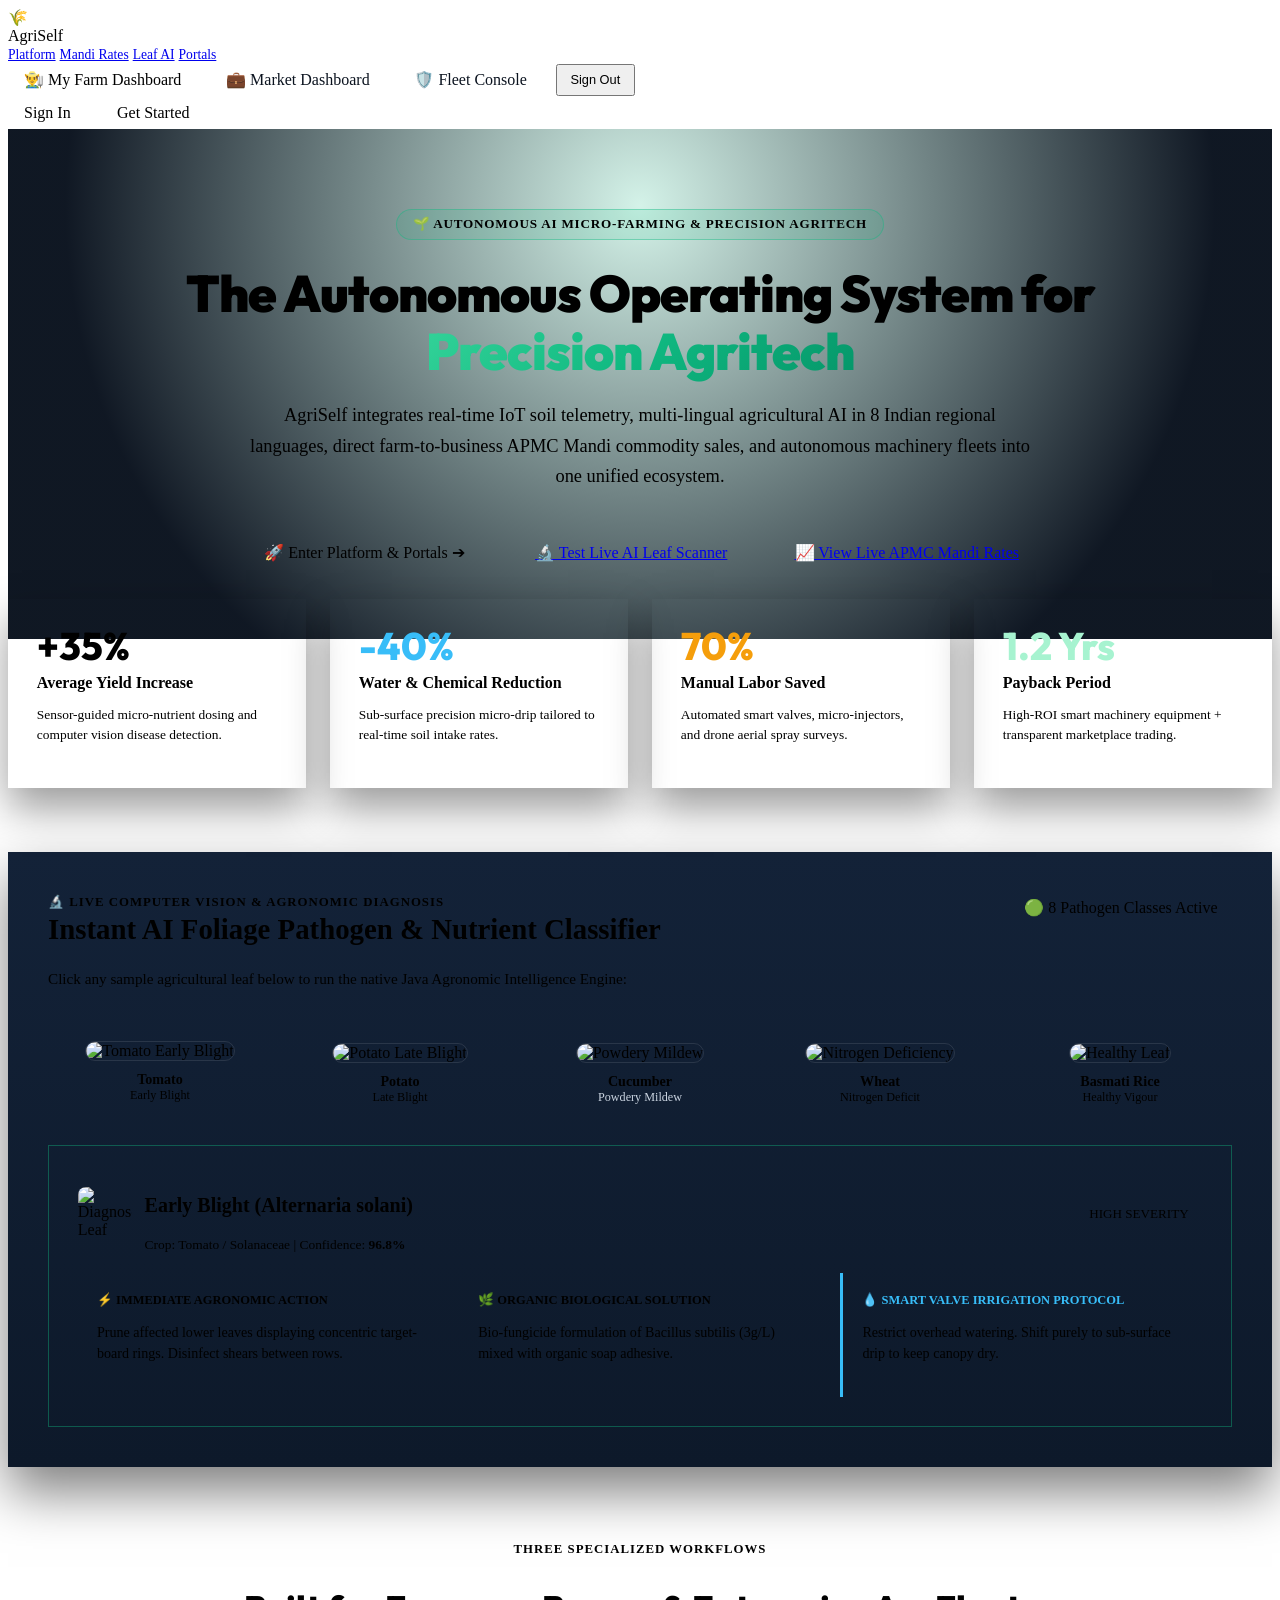
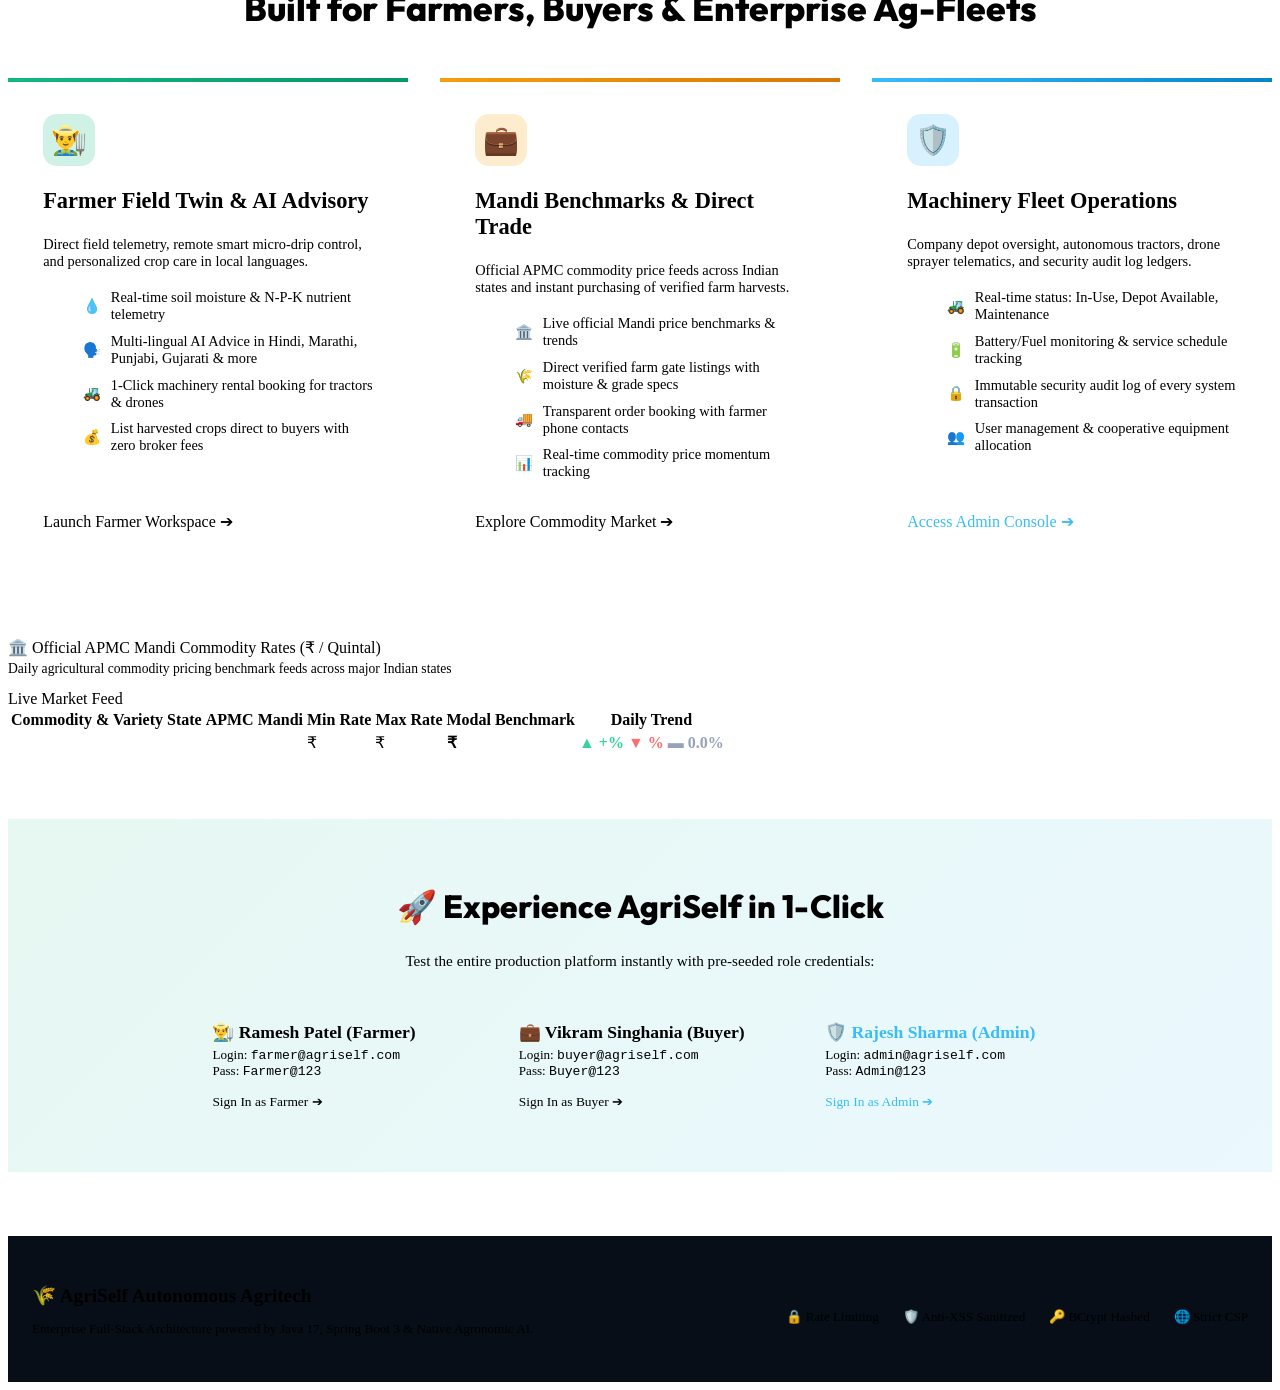
<file: agriself-backend/src/main/resources/templates/index.html>
<!DOCTYPE html>
<html lang="en" xmlns:th="http://www.thymeleaf.org">
<head>
    <meta charset="UTF-8">
    <meta name="viewport" content="width=device-width, initial-scale=1.0">
    <title>AGRISELF | Autonomous AI Micro-Farming & Precision Agritech System</title>
    <meta name="description" content="AgriSelf is an end-to-end, AI-powered autonomous farming platform designed to convert agricultural land into self-managing, high-yield ecosystems.">
    <link rel="stylesheet" th:href="@{/css/agriself.css}">
    <link rel="preconnect" href="https://fonts.googleapis.com">
    <link rel="preconnect" href="https://fonts.gstatic.com" crossorigin>
    <link href="https://fonts.googleapis.com/css2?family=Inter:wght@400;500;600;700;800&family=Outfit:wght@500;600;700;800;900&display=swap" rel="stylesheet">
    <meta name="_csrf" th:content="${_csrf.token}"/>
    <meta name="_csrf_header" th:content="${_csrf.headerName}"/>
    <style>
        .hero-section {
            padding: 5rem 1.5rem 4rem;
            text-align: center;
            background: radial-gradient(circle at 50% 15%, rgba(16, 185, 129, 0.18) 0%, rgba(11, 19, 31, 0.98) 75%);
            border-bottom: 1px solid var(--border-subtle);
            position: relative;
            overflow: hidden;
        }
        .hero-badge {
            display: inline-flex;
            align-items: center;
            gap: 0.5rem;
            padding: 0.4rem 1rem;
            border-radius: 999px;
            background: rgba(16, 185, 129, 0.12);
            border: 1px solid rgba(16, 185, 129, 0.4);
            color: var(--brand-emerald);
            font-size: 0.82rem;
            font-weight: 700;
            letter-spacing: 0.8px;
            text-transform: uppercase;
            margin-bottom: 1.5rem;
        }
        .hero-title {
            font-family: 'Outfit', sans-serif;
            font-size: 3.2rem;
            font-weight: 900;
            line-height: 1.15;
            max-width: 950px;
            margin: 0 auto 1.2rem;
            letter-spacing: -1px;
        }
        .hero-title span {
            background: linear-gradient(135deg, #34d399 0%, #10b981 50%, #059669 100%);
            -webkit-background-clip: text;
            -webkit-text-fill-color: transparent;
        }
        .hero-subtitle {
            font-size: 1.15rem;
            color: var(--text-secondary);
            max-width: 780px;
            margin: 0 auto 2.4rem;
            line-height: 1.65;
        }
        .hero-cta-group {
            display: flex;
            gap: 1rem;
            justify-content: center;
            flex-wrap: wrap;
        }
        .pitch-grid {
            display: grid;
            grid-template-columns: repeat(auto-fit, minmax(240px, 1fr));
            gap: 1.5rem;
            margin: -2.5rem auto 4rem;
            position: relative;
            z-index: 10;
        }
        .pitch-card {
            background: var(--bg-surface);
            border: 1px solid var(--border-subtle);
            border-radius: var(--radius-md);
            padding: 1.8rem;
            box-shadow: 0 20px 40px rgba(0,0,0,0.4);
            transition: transform 0.2s ease, border-color 0.2s ease;
        }
        .pitch-card:hover {
            transform: translateY(-4px);
            border-color: var(--brand-emerald);
        }
        .pitch-val {
            font-family: 'Outfit', sans-serif;
            font-size: 2.4rem;
            font-weight: 800;
            color: var(--brand-emerald);
            line-height: 1;
            margin-bottom: 0.5rem;
        }
        .pitch-label {
            font-size: 1rem;
            font-weight: 700;
            color: var(--text-main);
            margin-bottom: 0.3rem;
        }
        .pitch-desc {
            font-size: 0.84rem;
            color: var(--text-muted);
            line-height: 1.5;
        }
        .section-header {
            text-align: center;
            margin-bottom: 3rem;
        }
        .section-tag {
            font-size: 0.8rem;
            color: var(--brand-emerald);
            font-weight: 700;
            text-transform: uppercase;
            letter-spacing: 1px;
            margin-bottom: 0.4rem;
        }
        .section-title {
            font-family: 'Outfit', sans-serif;
            font-size: 2.2rem;
            font-weight: 800;
            color: var(--text-main);
        }
        .portals-grid {
            display: grid;
            grid-template-columns: repeat(auto-fit, minmax(320px, 1fr));
            gap: 2rem;
            margin-bottom: 4.5rem;
        }
        .portal-card {
            background: var(--bg-surface);
            border: 1px solid var(--border-subtle);
            border-radius: var(--radius-lg);
            padding: 2.2rem;
            display: flex;
            flex-direction: column;
            justify-content: space-between;
            position: relative;
            overflow: hidden;
            box-shadow: var(--shadow-card);
        }
        .portal-card::before {
            content: '';
            position: absolute;
            top: 0; left: 0; right: 0;
            height: 4px;
        }
        .portal-farmer::before { background: linear-gradient(90deg, #10b981, #059669); }
        .portal-buyer::before { background: linear-gradient(90deg, #f59e0b, #d97706); }
        .portal-admin::before { background: linear-gradient(90deg, #38bdf8, #0284c7); }

        .portal-icon {
            width: 52px;
            height: 52px;
            border-radius: 14px;
            display: flex;
            align-items: center;
            justify-content: center;
            font-size: 1.8rem;
            margin-bottom: 1.2rem;
        }
        .portal-features-list {
            list-style: none;
            margin: 1.2rem 0 2rem;
        }
        .portal-features-list li {
            font-size: 0.9rem;
            color: var(--text-secondary);
            margin-bottom: 0.6rem;
            display: flex;
            align-items: center;
            gap: 0.6rem;
        }
        .scanner-card {
            background: linear-gradient(180deg, #132238 0%, #0d192a 100%);
            border: 1px solid var(--border-subtle);
            border-radius: var(--radius-lg);
            padding: 2.5rem;
            margin-bottom: 4.5rem;
            box-shadow: 0 25px 50px rgba(0,0,0,0.5);
        }
        .scanner-presets-grid {
            display: grid;
            grid-template-columns: repeat(auto-fit, minmax(190px, 1fr));
            gap: 1rem;
            margin: 1.5rem 0;
        }
        .scanner-preset-item {
            background: var(--bg-surface-elevated);
            border: 1px solid var(--border-subtle);
            border-radius: var(--radius-md);
            padding: 1rem;
            cursor: pointer;
            text-align: center;
            transition: all 0.2s ease;
        }
        .scanner-preset-item:hover, .scanner-preset-item.active {
            border-color: var(--brand-emerald);
            background: var(--brand-emerald-subtle);
            transform: translateY(-2px);
        }
        .scanner-preset-img {
            width: 70px;
            height: 70px;
            object-fit: cover;
            border-radius: 10px;
            margin-bottom: 0.6rem;
            border: 1px solid rgba(255,255,255,0.1);
        }
        .diagnostic-result-panel {
            background: var(--bg-surface-elevated);
            border: 1px solid rgba(16, 185, 129, 0.4);
            border-radius: var(--radius-md);
            padding: 1.8rem;
            margin-top: 1.5rem;
        }
        .demo-roles-banner {
            background: linear-gradient(135deg, rgba(16, 185, 129, 0.1) 0%, rgba(56, 189, 248, 0.1) 100%);
            border: 1px solid var(--border-subtle);
            border-radius: var(--radius-lg);
            padding: 2.5rem;
            text-align: center;
            margin-bottom: 4rem;
        }
        .footer {
            border-top: 1px solid var(--border-subtle);
            padding: 3rem 1.5rem 2rem;
            background: #080e18;
            color: var(--text-muted);
            font-size: 0.88rem;
        }
        @media (max-width: 768px) {
            .hero-title { font-size: 2.2rem; }
            .hero-section { padding: 3rem 1rem 3rem; }
        }
    </style>
</head>
<body>

<!-- Main Top Navigation -->
<nav class="navbar">
    <a th:href="@{/}" class="brand-container">
        <div class="brand-logo">🌾</div>
        <div class="brand-name">Agri<span>Self</span></div>
    </a>
    <div class="nav-actions">
        <a href="#overview" class="btn btn-outline" style="border: none; font-size: 0.85rem;">Platform</a>
        <a href="#mandi-rates" class="btn btn-outline" style="border: none; font-size: 0.85rem;">Mandi Rates</a>
        <a href="#ai-scanner" class="btn btn-outline" style="border: none; font-size: 0.85rem;">Leaf AI</a>
        <a href="#portals" class="btn btn-outline" style="border: none; font-size: 0.85rem;">Portals</a>

        <div th:if="${authenticatedUser != null}" style="display: flex; align-items: center; gap: 0.8rem;">
            <a th:if="${isFarmer}" th:href="@{/farmer/dashboard}" class="btn btn-primary" style="padding: 0.45rem 1rem;">
                👨‍🌾 My Farm Dashboard
            </a>
            <a th:if="${isBusiness}" th:href="@{/market/dashboard}" class="btn btn-primary" style="padding: 0.45rem 1rem; background: var(--accent-gold); color: #0b131f;">
                💼 Market Dashboard
            </a>
            <a th:if="${isAdmin}" th:href="@{/admin/dashboard}" class="btn btn-primary" style="padding: 0.45rem 1rem; background: var(--accent-blue); color: #0b131f;">
                🛡️ Fleet Console
            </a>
            <form th:action="@{/logout}" method="post" style="display: inline;">
                <input type="hidden" th:name="${_csrf.parameterName}" th:value="${_csrf.token}" />
                <button type="submit" class="btn btn-outline" style="padding: 0.4rem 0.8rem; font-size: 0.8rem;">Sign Out</button>
            </form>
        </div>

        <div th:if="${authenticatedUser == null}" style="display: flex; align-items: center; gap: 0.8rem;">
            <a th:href="@{/login}" class="btn btn-outline" style="padding: 0.45rem 1rem;">Sign In</a>
            <a th:href="@{/register}" class="btn btn-primary" style="padding: 0.45rem 1.1rem;">Get Started</a>
        </div>
    </div>
</nav>

<!-- Hero Section -->
<header class="hero-section" id="overview">
    <div class="hero-badge">
        <span>🌱 AUTONOMOUS AI MICRO-FARMING & PRECISION AGRITECH</span>
    </div>
    <h1 class="hero-title">
        The Autonomous Operating System for <span>Precision Agritech</span>
    </h1>
    <p class="hero-subtitle">
        AgriSelf integrates real-time IoT soil telemetry, multi-lingual agricultural AI in 8 Indian regional languages, direct farm-to-business APMC Mandi commodity sales, and autonomous machinery fleets into one unified ecosystem.
    </p>
    <div class="hero-cta-group">
        <a th:href="@{/login}" class="btn btn-primary" style="padding: 0.8rem 1.8rem; font-size: 1rem;">
            🚀 Enter Platform & Portals ➔
        </a>
        <a href="#ai-scanner" class="btn btn-outline" style="padding: 0.8rem 1.6rem; font-size: 1rem;">
            🔬 Test Live AI Leaf Scanner
        </a>
        <a href="#mandi-rates" class="btn btn-outline" style="padding: 0.8rem 1.6rem; font-size: 1rem;">
            📈 View Live APMC Mandi Rates
        </a>
    </div>
</header>

<div class="container">

    <!-- Executive Pitch Key Performance Metrics -->
    <section class="pitch-grid">
        <div class="pitch-card">
            <div class="pitch-val">+35%</div>
            <div class="pitch-label">Average Yield Increase</div>
            <p class="pitch-desc">Sensor-guided micro-nutrient dosing and computer vision disease detection.</p>
        </div>
        <div class="pitch-card">
            <div class="pitch-val" style="color: #38bdf8;">-40%</div>
            <div class="pitch-label">Water & Chemical Reduction</div>
            <p class="pitch-desc">Sub-surface precision micro-drip tailored to real-time soil intake rates.</p>
        </div>
        <div class="pitch-card">
            <div class="pitch-val" style="color: #f59e0b;">70%</div>
            <div class="pitch-label">Manual Labor Saved</div>
            <p class="pitch-desc">Automated smart valves, micro-injectors, and drone aerial spray surveys.</p>
        </div>
        <div class="pitch-card">
            <div class="pitch-val" style="color: #a7f3d0;">1.2 Yrs</div>
            <div class="pitch-label">Payback Period</div>
            <p class="pitch-desc">High-ROI smart machinery equipment + transparent marketplace trading.</p>
        </div>
    </section>

    <!-- Interactive AI Crop Disease Scanner Showcase -->
    <section class="scanner-card" id="ai-scanner">
        <div style="display: flex; justify-content: space-between; align-items: flex-start; flex-wrap: wrap; gap: 1rem;">
            <div>
                <span class="section-tag">🔬 LIVE COMPUTER VISION & AGRONOMIC DIAGNOSIS</span>
                <h2 style="font-size: 1.8rem; font-weight: 800; color: var(--text-main); margin-top: 0.2rem;">
                    Instant AI Foliage Pathogen & Nutrient Classifier
                </h2>
                <p style="color: var(--text-secondary); font-size: 0.95rem; margin-top: 0.4rem;">
                    Click any sample agricultural leaf below to run the native Java Agronomic Intelligence Engine:
                </p>
            </div>
            <span class="status-pill status-available" style="padding: 0.4rem 0.9rem;">
                🟢 8 Pathogen Classes Active
            </span>
        </div>

        <!-- 5 Sample Leaf Presets -->
        <div class="scanner-presets-grid">
            <div class="scanner-preset-item active" onclick="selectPreset('Tomato', 'Early Blight (Alternaria solani)', 'Concentric dark brown rings with chlorotic halo on foliage', '/sample_data/sample_early_blight_leaf.png', this)">
                <img th:src="@{/sample_data/sample_early_blight_leaf.png}" alt="Tomato Early Blight" class="scanner-preset-img">
                <div style="font-weight: 700; font-size: 0.88rem;">Tomato</div>
                <div style="font-size: 0.76rem; color: var(--accent-gold);">Early Blight</div>
            </div>
            <div class="scanner-preset-item" onclick="selectPreset('Potato', 'Late Blight (Phytophthora infestans)', 'Water-soaked lesions on leaf tips turning purplish black with mildew rim', '/sample_data/sample_late_blight_leaf.png', this)">
                <img th:src="@{/sample_data/sample_late_blight_leaf.png}" alt="Potato Late Blight" class="scanner-preset-img">
                <div style="font-weight: 700; font-size: 0.88rem;">Potato</div>
                <div style="font-size: 0.76rem; color: var(--accent-crimson);">Late Blight</div>
            </div>
            <div class="scanner-preset-item" onclick="selectPreset('Cucurbits', 'Powdery Mildew (Erysiphe cichoracearum)', 'Talcum powder-like white fungal coating spreading over upper leaf surfaces', '/sample_data/sample_powdery_mildew_leaf.png', this)">
                <img th:src="@{/sample_data/sample_powdery_mildew_leaf.png}" alt="Powdery Mildew" class="scanner-preset-img">
                <div style="font-weight: 700; font-size: 0.88rem;">Cucumber</div>
                <div style="font-size: 0.76rem; color: #cbd5e1;">Powdery Mildew</div>
            </div>
            <div class="scanner-preset-item" onclick="selectPreset('Wheat', 'Nitrogen Deficiency', 'Interveinal yellowing chlorosis on older leaves, stunted shoot elongation', '/sample_data/sample_nitrogen_deficiency_leaf.png', this)">
                <img th:src="@{/sample_data/sample_nitrogen_deficiency_leaf.png}" alt="Nitrogen Deficiency" class="scanner-preset-img">
                <div style="font-weight: 700; font-size: 0.88rem;">Wheat</div>
                <div style="font-size: 0.76rem; color: var(--accent-gold);">Nitrogen Deficit</div>
            </div>
            <div class="scanner-preset-item" onclick="selectPreset('Rice', 'Healthy Foliage', 'Vibrant green leaves, uniform chlorophyll index, no lesion or blight spots', '/sample_data/sample_healthy_leaf.png', this)">
                <img th:src="@{/sample_data/sample_healthy_leaf.png}" alt="Healthy Leaf" class="scanner-preset-img">
                <div style="font-weight: 700; font-size: 0.88rem;">Basmati Rice</div>
                <div style="font-size: 0.76rem; color: var(--brand-emerald);">Healthy Vigour</div>
            </div>
        </div>

        <!-- Diagnostic Output Panel -->
        <div class="diagnostic-result-panel" id="diagResultContainer">
            <div style="display: flex; justify-content: space-between; align-items: center; flex-wrap: wrap; gap: 0.8rem; margin-bottom: 1rem;">
                <div style="display: flex; align-items: center; gap: 0.8rem;">
                    <img id="diagResultImg" th:src="@{/sample_data/sample_early_blight_leaf.png}" alt="Diagnosed Leaf" style="width: 54px; height: 54px; border-radius: 8px; object-fit: cover; border: 1px solid var(--border-subtle);">
                    <div>
                        <h3 id="diagResultTitle" style="font-size: 1.25rem; font-weight: 700; color: var(--brand-emerald);">
                            Early Blight (Alternaria solani)
                        </h3>
                        <div id="diagResultCrop" style="font-size: 0.84rem; color: var(--text-secondary);">
                            Crop: Tomato / Solanaceae | Confidence: <strong id="diagConfidence" style="color: var(--brand-emerald);">96.8%</strong>
                        </div>
                    </div>
                </div>
                <span id="diagSeverityBadge" class="status-pill status-maintenance" style="font-size: 0.82rem; padding: 0.35rem 0.85rem;">
                    HIGH SEVERITY
                </span>
            </div>

            <div style="display: grid; grid-template-columns: repeat(auto-fit, minmax(280px, 1fr)); gap: 1.2rem; margin-top: 1.2rem;">
                <div style="background: var(--bg-surface); padding: 1.2rem; border-radius: var(--radius-sm); border-left: 3px solid var(--accent-gold);">
                    <div style="font-size: 0.78rem; text-transform: uppercase; color: var(--accent-gold); font-weight: 700; margin-bottom: 0.3rem;">
                        ⚡ Immediate Agronomic Action
                    </div>
                    <p id="diagImmediateAction" style="font-size: 0.88rem; color: var(--text-main); line-height: 1.5;">
                        Prune affected lower leaves displaying concentric target-board rings. Disinfect shears between rows.
                    </p>
                </div>
                <div style="background: var(--bg-surface); padding: 1.2rem; border-radius: var(--radius-sm); border-left: 3px solid var(--brand-emerald);">
                    <div style="font-size: 0.78rem; text-transform: uppercase; color: var(--brand-emerald); font-weight: 700; margin-bottom: 0.3rem;">
                        🌿 Organic Biological Solution
                    </div>
                    <p id="diagBioSolution" style="font-size: 0.88rem; color: var(--text-main); line-height: 1.5;">
                        Bio-fungicide formulation of Bacillus subtilis (3g/L) mixed with organic soap adhesive.
                    </p>
                </div>
                <div style="background: var(--bg-surface); padding: 1.2rem; border-radius: var(--radius-sm); border-left: 3px solid #38bdf8;">
                    <div style="font-size: 0.78rem; text-transform: uppercase; color: #38bdf8; font-weight: 700; margin-bottom: 0.3rem;">
                        💧 Smart Valve Irrigation Protocol
                    </div>
                    <p id="diagValveProtocol" style="font-size: 0.88rem; color: var(--text-main); line-height: 1.5;">
                        Restrict overhead watering. Shift purely to sub-surface drip to keep canopy dry.
                    </p>
                </div>
            </div>
        </div>
    </section>

    <!-- The 3 Core Platform Portals -->
    <section id="portals">
        <div class="section-header">
            <span class="section-tag">THREE SPECIALIZED WORKFLOWS</span>
            <h2 class="section-title">Built for Farmers, Buyers & Enterprise Ag-Fleets</h2>
        </div>

        <div class="portals-grid">
            <!-- Portal 1: Farmer Field Mode -->
            <div class="portal-card portal-farmer">
                <div>
                    <div class="portal-icon" style="background: rgba(16, 185, 129, 0.2); color: var(--brand-emerald);">👨‍🌾</div>
                    <h3 style="font-size: 1.4rem; font-weight: 700;">Farmer Field Twin & AI Advisory</h3>
                    <p style="color: var(--text-secondary); font-size: 0.9rem; margin-top: 0.4rem;">
                        Direct field telemetry, remote smart micro-drip control, and personalized crop care in local languages.
                    </p>
                    <ul class="portal-features-list">
                        <li><span>💧</span> Real-time soil moisture & N-P-K nutrient telemetry</li>
                        <li><span>🗣️</span> Multi-lingual AI Advice in Hindi, Marathi, Punjabi, Gujarati & more</li>
                        <li><span>🚜</span> 1-Click machinery rental booking for tractors & drones</li>
                        <li><span>💰</span> List harvested crops direct to buyers with zero broker fees</li>
                    </ul>
                </div>
                <a th:href="@{/login}" class="btn btn-outline" style="width: 100%; border-color: var(--brand-emerald); color: var(--brand-emerald);">
                    Launch Farmer Workspace ➔
                </a>
            </div>

            <!-- Portal 2: Businessman & Consumer Marketplace -->
            <div class="portal-card portal-buyer">
                <div>
                    <div class="portal-icon" style="background: rgba(245, 158, 11, 0.2); color: var(--accent-gold);">💼</div>
                    <h3 style="font-size: 1.4rem; font-weight: 700;">Mandi Benchmarks & Direct Trade</h3>
                    <p style="color: var(--text-secondary); font-size: 0.9rem; margin-top: 0.4rem;">
                        Official APMC commodity price feeds across Indian states and instant purchasing of verified farm harvests.
                    </p>
                    <ul class="portal-features-list">
                        <li><span>🏛️</span> Live official Mandi price benchmarks & trends</li>
                        <li><span>🌾</span> Direct verified farm gate listings with moisture & grade specs</li>
                        <li><span>🚚</span> Transparent order booking with farmer phone contacts</li>
                        <li><span>📊</span> Real-time commodity price momentum tracking</li>
                    </ul>
                </div>
                <a th:href="@{/login}" class="btn btn-outline" style="width: 100%; border-color: var(--accent-gold); color: var(--accent-gold);">
                    Explore Commodity Market ➔
                </a>
            </div>

            <!-- Portal 3: Company Administrator Fleet -->
            <div class="portal-card portal-admin">
                <div>
                    <div class="portal-icon" style="background: rgba(56, 189, 248, 0.2); color: #38bdf8);">🛡️</div>
                    <h3 style="font-size: 1.4rem; font-weight: 700;">Machinery Fleet Operations</h3>
                    <p style="color: var(--text-secondary); font-size: 0.9rem; margin-top: 0.4rem;">
                        Company depot oversight, autonomous tractors, drone sprayer telematics, and security audit log ledgers.
                    </p>
                    <ul class="portal-features-list">
                        <li><span>🚜</span> Real-time status: In-Use, Depot Available, Maintenance</li>
                        <li><span>🔋</span> Battery/Fuel monitoring & service schedule tracking</li>
                        <li><span>🔒</span> Immutable security audit log of every system transaction</li>
                        <li><span>👥</span> User management & cooperative equipment allocation</li>
                    </ul>
                </div>
                <a th:href="@{/login}" class="btn btn-outline" style="width: 100%; border-color: #38bdf8; color: #38bdf8;">
                    Access Admin Console ➔
                </a>
            </div>
        </div>
    </section>

    <!-- Live Mandi Rates Across India Table -->
    <section class="card" id="mandi-rates" style="margin-bottom: 4rem;">
        <div class="card-title">
            <div>
                <span style="color: var(--accent-gold);">🏛️ Official APMC Mandi Commodity Rates (₹ / Quintal)</span>
                <p style="font-size: 0.85rem; color: var(--text-secondary); font-weight: 400; margin-top: 0.2rem;">
                    Daily agricultural commodity pricing benchmark feeds across major Indian states
                </p>
            </div>
            <span class="status-pill status-available">Live Market Feed</span>
        </div>
        <div class="table-responsive">
            <table class="custom-table">
                <thead>
                    <tr>
                        <th>Commodity & Variety</th>
                        <th>State</th>
                        <th>APMC Mandi</th>
                        <th>Min Rate</th>
                        <th>Max Rate</th>
                        <th>Modal Benchmark</th>
                        <th>Daily Trend</th>
                    </tr>
                </thead>
                <tbody>
                    <tr th:each="m : ${mandiPrices}">
                        <td><strong th:text="${m.commodity}"></strong></td>
                        <td th:text="${m.state}"></td>
                        <td th:text="${m.mandiName}" style="color: var(--text-secondary);"></td>
                        <td>₹<span th:text="${#numbers.formatDecimal(m.minPricePerQuintal, 1, 0)}"></span></td>
                        <td>₹<span th:text="${#numbers.formatDecimal(m.maxPricePerQuintal, 1, 0)}"></span></td>
                        <td style="font-weight: 700; color: var(--brand-emerald);">
                            ₹<span th:text="${#numbers.formatDecimal(m.modalPricePerQuintal, 1, 0)}"></span>
                        </td>
                        <td>
                            <span th:if="${m.priceTrend == 'RISING'}" style="color: #34d399; font-weight: 600;">
                                ▲ +<span th:text="${m.percentageChange}"></span>%
                            </span>
                            <span th:if="${m.priceTrend == 'FALLING'}" style="color: #f87171; font-weight: 600;">
                                ▼ <span th:text="${m.percentageChange}"></span>%
                            </span>
                            <span th:if="${m.priceTrend == 'STABLE'}" style="color: #94a3b8; font-weight: 600;">
                                ▬ 0.0%
                            </span>
                        </td>
                    </tr>
                </tbody>
            </table>
        </div>
    </section>

    <!-- 1-Click Instant Demo Launcher -->
    <section class="demo-roles-banner" id="demo-roles">
        <h2 style="font-family: 'Outfit', sans-serif; font-size: 2rem; font-weight: 800; color: var(--text-main);">
            🚀 Experience AgriSelf in 1-Click
        </h2>
        <p style="color: var(--text-secondary); max-width: 650px; margin: 0.5rem auto 1.8rem; font-size: 0.95rem;">
            Test the entire production platform instantly with pre-seeded role credentials:
        </p>

        <div style="display: grid; grid-template-columns: repeat(auto-fit, minmax(250px, 1fr)); gap: 1.2rem; max-width: 900px; margin: 0 auto; text-align: left;">
            <div style="background: var(--bg-surface); padding: 1.4rem; border-radius: var(--radius-md); border: 1px solid var(--border-subtle);">
                <div style="font-size: 1.1rem; font-weight: 700; color: var(--brand-emerald); margin-bottom: 0.3rem;">
                    👨‍🌾 Ramesh Patel (Farmer)
                </div>
                <div style="font-size: 0.82rem; color: var(--text-muted); margin-bottom: 0.8rem;">
                    Login: <code>farmer@agriself.com</code><br>Pass: <code>Farmer@123</code>
                </div>
                <a th:href="@{/login}" class="btn btn-outline" style="width: 100%; border-color: var(--brand-emerald); color: var(--brand-emerald); font-size: 0.84rem;">
                    Sign In as Farmer ➔
                </a>
            </div>

            <div style="background: var(--bg-surface); padding: 1.4rem; border-radius: var(--radius-md); border: 1px solid var(--border-subtle);">
                <div style="font-size: 1.1rem; font-weight: 700; color: var(--accent-gold); margin-bottom: 0.3rem;">
                    💼 Vikram Singhania (Buyer)
                </div>
                <div style="font-size: 0.82rem; color: var(--text-muted); margin-bottom: 0.8rem;">
                    Login: <code>buyer@agriself.com</code><br>Pass: <code>Buyer@123</code>
                </div>
                <a th:href="@{/login}" class="btn btn-outline" style="width: 100%; border-color: var(--accent-gold); color: var(--accent-gold); font-size: 0.84rem;">
                    Sign In as Buyer ➔
                </a>
            </div>

            <div style="background: var(--bg-surface); padding: 1.4rem; border-radius: var(--radius-md); border: 1px solid var(--border-subtle);">
                <div style="font-size: 1.1rem; font-weight: 700; color: #38bdf8; margin-bottom: 0.3rem;">
                    🛡️ Rajesh Sharma (Admin)
                </div>
                <div style="font-size: 0.82rem; color: var(--text-muted); margin-bottom: 0.8rem;">
                    Login: <code>admin@agriself.com</code><br>Pass: <code>Admin@123</code>
                </div>
                <a th:href="@{/login}" class="btn btn-outline" style="width: 100%; border-color: #38bdf8; color: #38bdf8; font-size: 0.84rem;">
                    Sign In as Admin ➔
                </a>
            </div>
        </div>
    </section>

</div>

<!-- Footer -->
<footer class="footer">
    <div class="container" style="margin: 0 auto; display: flex; justify-content: space-between; align-items: center; flex-wrap: wrap; gap: 1.5rem;">
        <div>
            <div style="font-size: 1.2rem; font-weight: 700; color: var(--text-main); margin-bottom: 0.3rem;">
                🌾 Agri<span>Self</span> Autonomous Agritech
            </div>
            <p style="font-size: 0.82rem; color: var(--text-muted);">
                Enterprise Full-Stack Architecture powered by Java 17, Spring Boot 3 & Native Agronomic AI.
            </p>
        </div>
        <div style="display: flex; gap: 1.5rem; font-size: 0.82rem;">
            <span>🔒 Rate Limiting</span>
            <span>🛡️ Anti-XSS Sanitized</span>
            <span>🔑 BCrypt Hashed</span>
            <span>🌐 Strict CSP</span>
        </div>
    </div>
</footer>

<script>
    function selectPreset(cropName, conditionName, symptom, imgUrl, el) {
        document.querySelectorAll('.scanner-preset-item').forEach(item => item.classList.remove('active'));
        if (el) el.classList.add('active');

        document.getElementById('diagResultImg').src = imgUrl;

        const csrfTokenMeta = document.querySelector('meta[name="_csrf"]');
        const csrfHeaderMeta = document.querySelector('meta[name="_csrf_header"]');
        const headers = { 'Content-Type': 'application/json' };
        if (csrfTokenMeta && csrfHeaderMeta) {
            headers[csrfHeaderMeta.getAttribute('content')] = csrfTokenMeta.getAttribute('content');
        }

        fetch('/api/v1/diagnostic/scan-preset', {
            method: 'POST',
            headers: headers,
            body: JSON.stringify({
                cropName: cropName,
                symptom: symptom,
                sampleImage: imgUrl
            })
        })
        .then(res => res.json())
        .then(data => {
            document.getElementById('diagResultTitle').innerText = data.diagnosisResult || conditionName;
            document.getElementById('diagResultCrop').innerHTML = `Crop: ${data.cropName} | Confidence: <strong style="color: var(--brand-emerald);">${data.confidence.toFixed(1)}%</strong>`;
            document.getElementById('diagSeverityBadge').innerText = `${data.severity} SEVERITY`;
            document.getElementById('diagImmediateAction').innerText = data.immediateAction || "Action required.";
            document.getElementById('diagBioSolution').innerText = data.biologicalSolution || "Apply organic treatment.";
            document.getElementById('diagValveProtocol').innerText = data.chemicalOrSmartProtocol || "Adjust drip frequency.";
        })
        .catch(err => {
            console.error("Diagnosis error:", err);
        });
    }
</script>

</body>
</html>
</file>
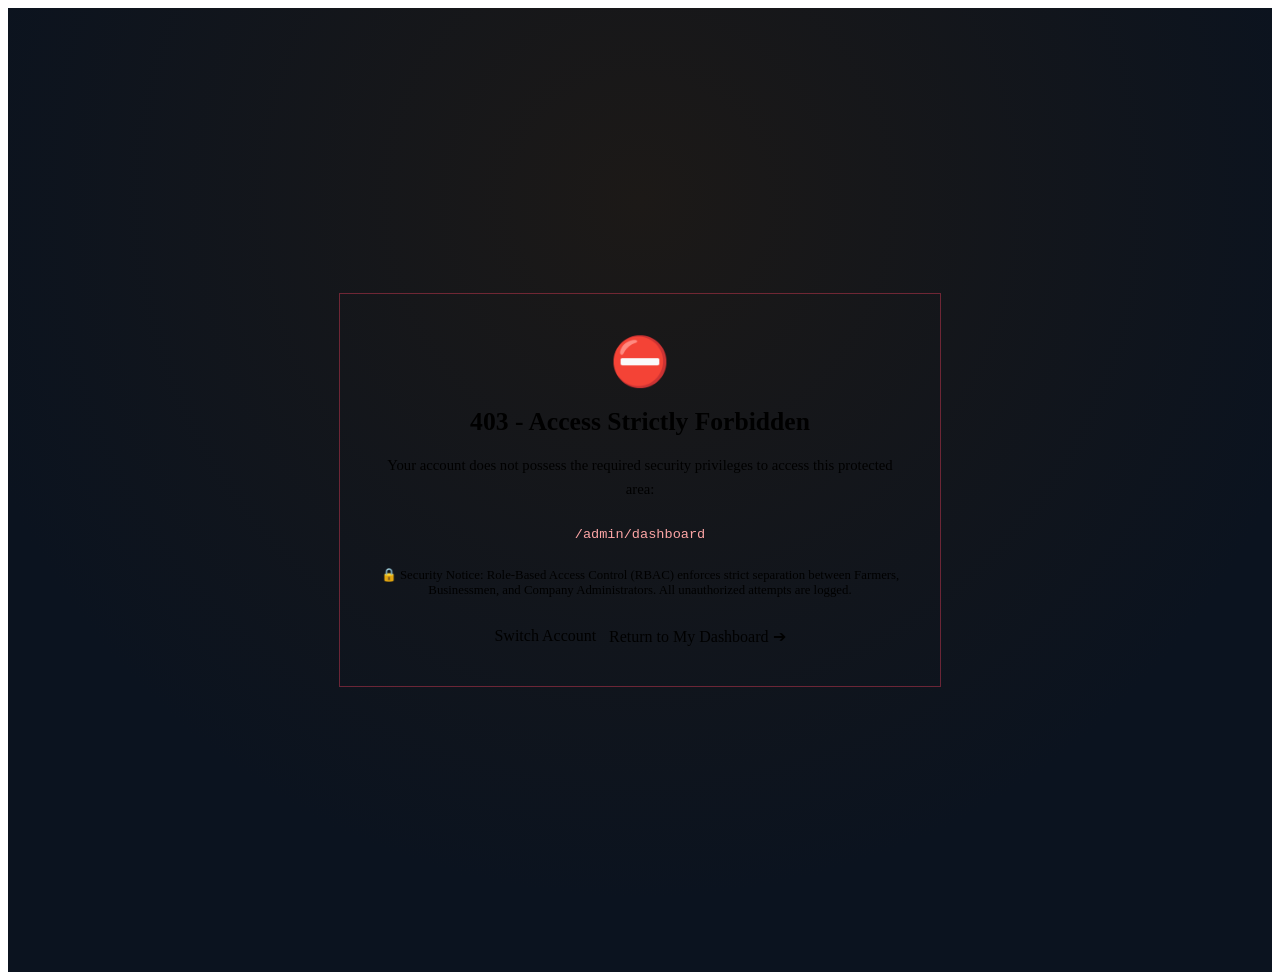
<file: agriself-backend/src/main/resources/templates/access-denied.html>
<!DOCTYPE html>
<html lang="en" xmlns:th="http://www.thymeleaf.org">
<head>
    <meta charset="UTF-8">
    <meta name="viewport" content="width=device-width, initial-scale=1.0">
    <title>AgriSelf | Access Denied</title>
    <link rel="stylesheet" th:href="@{/css/agriself.css}">
    <link rel="preconnect" href="https://fonts.googleapis.com">
    <link rel="preconnect" href="https://fonts.gstatic.com" crossorigin>
    <link href="https://fonts.googleapis.com/css2?family=Inter:wght@400;500;600;700&display=swap" rel="stylesheet">
    <style>
        .error-wrapper {
            min-height: 100vh;
            display: flex;
            align-items: center;
            justify-content: center;
            padding: 2rem 1rem;
            background: radial-gradient(circle at 50% 20%, #1c1917 0%, #0b131f 70%);
        }
        .error-card {
            width: 100%;
            max-width: 520px;
            background: var(--bg-surface);
            border: 1px solid rgba(244, 63, 94, 0.4);
            border-radius: var(--radius-lg);
            padding: 2.5rem;
            box-shadow: var(--shadow-card);
            text-align: center;
        }
    </style>
</head>
<body>

<div class="error-wrapper">
    <div class="error-card">
        <div style="font-size: 3rem; margin-bottom: 0.8rem;">⛔</div>
        <h1 style="font-size: 1.6rem; font-weight: 700; color: var(--accent-crimson);">
            403 - Access Strictly Forbidden
        </h1>
        <p style="color: var(--text-secondary); margin-top: 0.8rem; font-size: 0.92rem; line-height: 1.6;">
            Your account does not possess the required security privileges to access this protected area:
        </p>
        <div style="background: var(--bg-surface-elevated); padding: 0.6rem; border-radius: var(--radius-sm); margin: 1rem 0; font-family: monospace; font-size: 0.85rem; color: #fca5a5;" th:text="${requestedUri}">
            /admin/dashboard
        </div>
        <p style="color: var(--text-muted); font-size: 0.8rem; margin-bottom: 1.8rem;">
            🔒 Security Notice: Role-Based Access Control (RBAC) enforces strict separation between Farmers, Businessmen, and Company Administrators. All unauthorized attempts are logged.
        </p>
        <div style="display: flex; gap: 0.8rem; justify-content: center;">
            <a th:href="@{/login}" class="btn btn-outline">Switch Account</a>
            <a th:href="@{/}" class="btn btn-primary">Return to My Dashboard ➔</a>
        </div>
    </div>
</div>

</body>
</html>
</file>
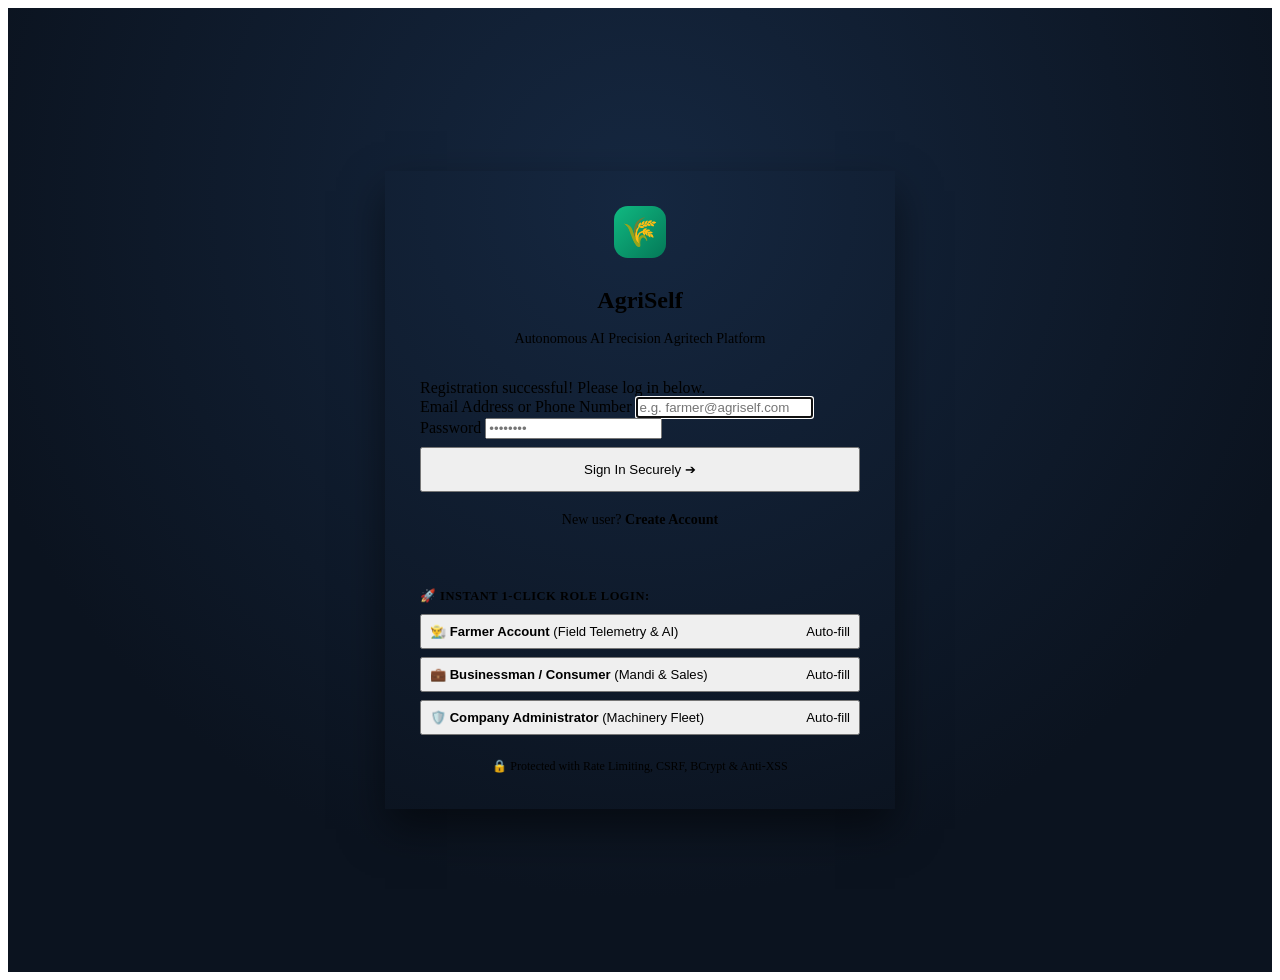
<file: agriself-backend/src/main/resources/templates/login.html>
<!DOCTYPE html>
<html lang="en" xmlns:th="http://www.thymeleaf.org">
<head>
    <meta charset="UTF-8">
    <meta name="viewport" content="width=device-width, initial-scale=1.0">
    <title>AgriSelf | Enterprise Agricultural Access</title>
    <link rel="stylesheet" th:href="@{/css/agriself.css}">
    <link rel="preconnect" href="https://fonts.googleapis.com">
    <link rel="preconnect" href="https://fonts.gstatic.com" crossorigin>
    <link href="https://fonts.googleapis.com/css2?family=Inter:wght@400;500;600;700&display=swap" rel="stylesheet">
    <style>
        .auth-wrapper {
            min-height: 100vh;
            display: flex;
            align-items: center;
            justify-content: center;
            padding: 2rem 1rem;
            background: radial-gradient(circle at 50% 20%, #152740 0%, #0b131f 70%);
        }
        .auth-card {
            width: 100%;
            max-width: 440px;
            background: var(--bg-surface);
            border: 1px solid var(--border-subtle);
            border-radius: var(--radius-lg);
            padding: 2.2rem;
            box-shadow: 0 20px 40px rgba(0,0,0,0.5);
        }
        .auth-header {
            text-align: center;
            margin-bottom: 2rem;
        }
        .auth-logo {
            width: 52px;
            height: 52px;
            background: linear-gradient(135deg, #10b981 0%, #047857 100%);
            border-radius: 14px;
            display: inline-flex;
            align-items: center;
            justify-content: center;
            font-size: 1.8rem;
            margin-bottom: 0.8rem;
        }
        .auth-title {
            font-size: 1.5rem;
            font-weight: 700;
        }
        .auth-sub {
            color: var(--text-secondary);
            font-size: 0.88rem;
            margin-top: 0.3rem;
        }
        .demo-roles-box {
            margin-top: 1.8rem;
            padding-top: 1.2rem;
            border-top: 1px solid var(--border-subtle);
        }
        .demo-role-btn {
            width: 100%;
            margin-bottom: 0.5rem;
            font-size: 0.82rem;
            padding: 0.5rem;
            display: flex;
            align-items: center;
            justify-content: space-between;
        }
        .security-badge-footer {
            margin-top: 1.5rem;
            text-align: center;
            font-size: 0.75rem;
            color: var(--text-muted);
            display: flex;
            align-items: center;
            justify-content: center;
            gap: 0.4rem;
        }
    </style>
</head>
<body>

<div class="auth-wrapper">
    <div class="auth-card">
        <div class="auth-header">
            <div class="auth-logo">🌾</div>
            <h1 class="auth-title">Agri<span>Self</span></h1>
            <p class="auth-sub">Autonomous AI Precision Agritech Platform</p>
        </div>

        <!-- Alert messages -->
        <div th:if="${errorMessage}" class="alert alert-danger" th:text="${errorMessage}"></div>
        <div th:if="${successMessage}" class="alert alert-success" th:text="${successMessage}"></div>
        <div th:if="${param.registered}" class="alert alert-success">Registration successful! Please log in below.</div>

        <!-- Login Form with CSRF Token -->
        <form th:action="@{/login}" method="post">
            <input type="hidden" th:name="${_csrf.parameterName}" th:value="${_csrf.token}" />

            <div class="form-group">
                <label class="form-label" for="username">Email Address or Phone Number</label>
                <input type="text" id="username" name="username" class="form-input" placeholder="e.g. farmer@agriself.com" required autofocus autocomplete="username">
            </div>

            <div class="form-group">
                <label class="form-label" for="password">Password</label>
                <input type="password" id="password" name="password" class="form-input" placeholder="••••••••" required autocomplete="current-password">
            </div>

            <button type="submit" class="btn btn-primary" style="width: 100%; padding: 0.8rem; margin-top: 0.5rem;">
                Sign In Securely ➔
            </button>
        </form>

        <p style="text-align: center; margin-top: 1.2rem; font-size: 0.88rem; color: var(--text-secondary);">
            New user? <a th:href="@{/register}" style="color: var(--brand-emerald); text-decoration: none; font-weight: 600;">Create Account</a>
        </p>

        <!-- 1-Click Demo Login Fill -->
        <div class="demo-roles-box">
            <p style="font-size: 0.78rem; text-transform: uppercase; color: var(--text-muted); font-weight: 600; margin-bottom: 0.6rem; letter-spacing: 0.5px;">
                🚀 Instant 1-Click Role Login:
            </p>
            <button type="button" class="btn btn-outline demo-role-btn" onclick="fillCredentials('farmer@agriself.com', 'Farmer@123')">
                <span>👨‍🌾 <strong>Farmer Account</strong> (Field Telemetry & AI)</span>
                <span class="status-pill status-available">Auto-fill</span>
            </button>
            <button type="button" class="btn btn-outline demo-role-btn" onclick="fillCredentials('buyer@agriself.com', 'Buyer@123')">
                <span>💼 <strong>Businessman / Consumer</strong> (Mandi & Sales)</span>
                <span class="status-pill status-available" style="border-color: var(--accent-gold); color: var(--accent-gold); background: var(--accent-gold-subtle);">Auto-fill</span>
            </button>
            <button type="button" class="btn btn-outline demo-role-btn" onclick="fillCredentials('admin@agriself.com', 'Admin@123')">
                <span>🛡️ <strong>Company Administrator</strong> (Machinery Fleet)</span>
                <span class="status-pill status-in-use">Auto-fill</span>
            </button>
        </div>

        <div class="security-badge-footer">
            <span>🔒 Protected with Rate Limiting, CSRF, BCrypt & Anti-XSS</span>
        </div>
    </div>
</div>

<script>
    function fillCredentials(user, pass) {
        document.getElementById('username').value = user;
        document.getElementById('password').value = pass;
    }
</script>

</body>
</html>
</file>
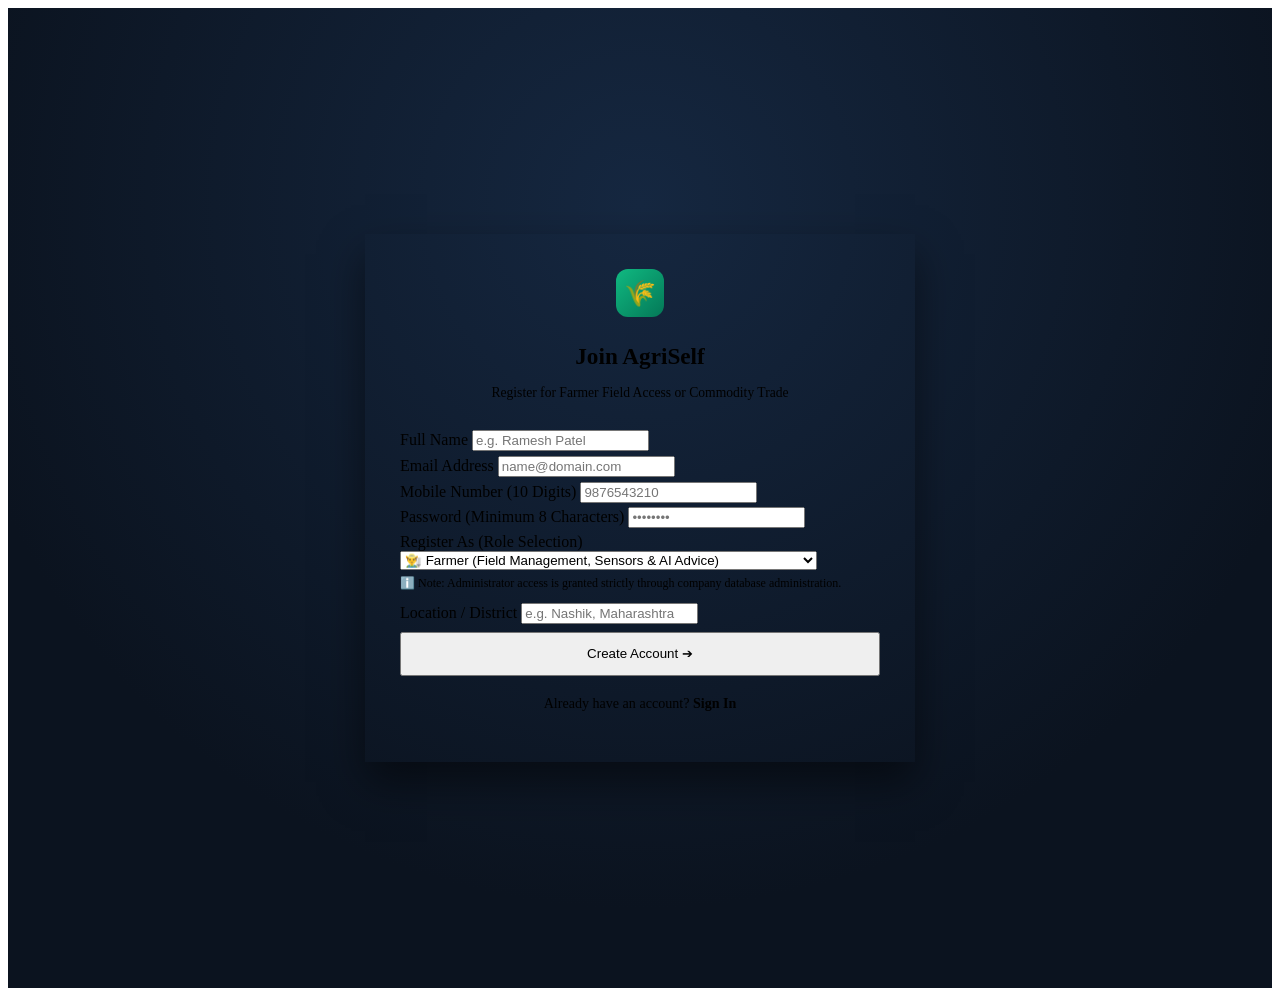
<file: agriself-backend/src/main/resources/templates/register.html>
<!DOCTYPE html>
<html lang="en" xmlns:th="http://www.thymeleaf.org">
<head>
    <meta charset="UTF-8">
    <meta name="viewport" content="width=device-width, initial-scale=1.0">
    <title>AgriSelf | Create Account</title>
    <link rel="stylesheet" th:href="@{/css/agriself.css}">
    <link rel="preconnect" href="https://fonts.googleapis.com">
    <link rel="preconnect" href="https://fonts.gstatic.com" crossorigin>
    <link href="https://fonts.googleapis.com/css2?family=Inter:wght@400;500;600;700&display=swap" rel="stylesheet">
    <style>
        .auth-wrapper {
            min-height: 100vh;
            display: flex;
            align-items: center;
            justify-content: center;
            padding: 2.5rem 1rem;
            background: radial-gradient(circle at 50% 20%, #152740 0%, #0b131f 70%);
        }
        .auth-card {
            width: 100%;
            max-width: 480px;
            background: var(--bg-surface);
            border: 1px solid var(--border-subtle);
            border-radius: var(--radius-lg);
            padding: 2.2rem;
            box-shadow: 0 20px 40px rgba(0,0,0,0.5);
        }
        .auth-header {
            text-align: center;
            margin-bottom: 1.8rem;
        }
        .auth-logo {
            width: 48px;
            height: 48px;
            background: linear-gradient(135deg, #10b981 0%, #047857 100%);
            border-radius: 12px;
            display: inline-flex;
            align-items: center;
            justify-content: center;
            font-size: 1.6rem;
            margin-bottom: 0.6rem;
        }
        .text-danger {
            color: var(--accent-crimson);
            font-size: 0.78rem;
            margin-top: 0.3rem;
            display: block;
        }
    </style>
</head>
<body>

<div class="auth-wrapper">
    <div class="auth-card">
        <div class="auth-header">
            <div class="auth-logo">🌾</div>
            <h1 style="font-size: 1.45rem; font-weight: 700;">Join Agri<span>Self</span></h1>
            <p style="color: var(--text-secondary); font-size: 0.85rem; margin-top: 0.3rem;">Register for Farmer Field Access or Commodity Trade</p>
        </div>

        <div th:if="${errorMessage}" class="alert alert-danger" th:text="${errorMessage}"></div>

        <form th:action="@{/register}" th:object="${registerForm}" method="post">
            <input type="hidden" th:name="${_csrf.parameterName}" th:value="${_csrf.token}" />

            <div class="form-group">
                <label class="form-label" for="fullName">Full Name</label>
                <input type="text" id="fullName" th:field="*{fullName}" class="form-input" placeholder="e.g. Ramesh Patel" required>
                <span th:if="${#fields.hasErrors('fullName')}" th:errors="*{fullName}" class="text-danger"></span>
            </div>

            <div class="form-group">
                <label class="form-label" for="email">Email Address</label>
                <input type="email" id="email" th:field="*{email}" class="form-input" placeholder="name@domain.com" required>
                <span th:if="${#fields.hasErrors('email')}" th:errors="*{email}" class="text-danger"></span>
            </div>

            <div class="form-group">
                <label class="form-label" for="phoneNumber">Mobile Number (10 Digits)</label>
                <input type="tel" id="phoneNumber" th:field="*{phoneNumber}" class="form-input" placeholder="9876543210" required maxlength="10">
                <span th:if="${#fields.hasErrors('phoneNumber')}" th:errors="*{phoneNumber}" class="text-danger"></span>
            </div>

            <div class="form-group">
                <label class="form-label" for="password">Password (Minimum 8 Characters)</label>
                <input type="password" id="password" th:field="*{password}" class="form-input" placeholder="••••••••" required minlength="8">
                <span th:if="${#fields.hasErrors('password')}" th:errors="*{password}" class="text-danger"></span>
            </div>

            <div class="form-group">
                <label class="form-label" for="role">Register As (Role Selection)</label>
                <select id="role" th:field="*{role}" class="form-select" required>
                    <option value="ROLE_FARMER">👨‍🌾 Farmer (Field Management, Sensors & AI Advice)</option>
                    <option value="ROLE_BUSINESSMAN">💼 Businessman / Consumer (Marketplace, Mandi Prices & Crops)</option>
                </select>
                <p style="font-size: 0.75rem; color: var(--text-muted); margin-top: 0.35rem;">
                    ℹ️ Note: Administrator access is granted strictly through company database administration.
                </p>
                <span th:if="${#fields.hasErrors('role')}" th:errors="*{role}" class="text-danger"></span>
            </div>

            <div class="form-group">
                <label class="form-label" for="location">Location / District</label>
                <input type="text" id="location" th:field="*{location}" class="form-input" placeholder="e.g. Nashik, Maharashtra">
            </div>

            <button type="submit" class="btn btn-primary" style="width: 100%; padding: 0.8rem; margin-top: 0.5rem;">
                Create Account ➔
            </button>
        </form>

        <p style="text-align: center; margin-top: 1.2rem; font-size: 0.88rem; color: var(--text-secondary);">
            Already have an account? <a th:href="@{/login}" style="color: var(--brand-emerald); text-decoration: none; font-weight: 600;">Sign In</a>
        </p>
    </div>
</div>

</body>
</html>
</file>
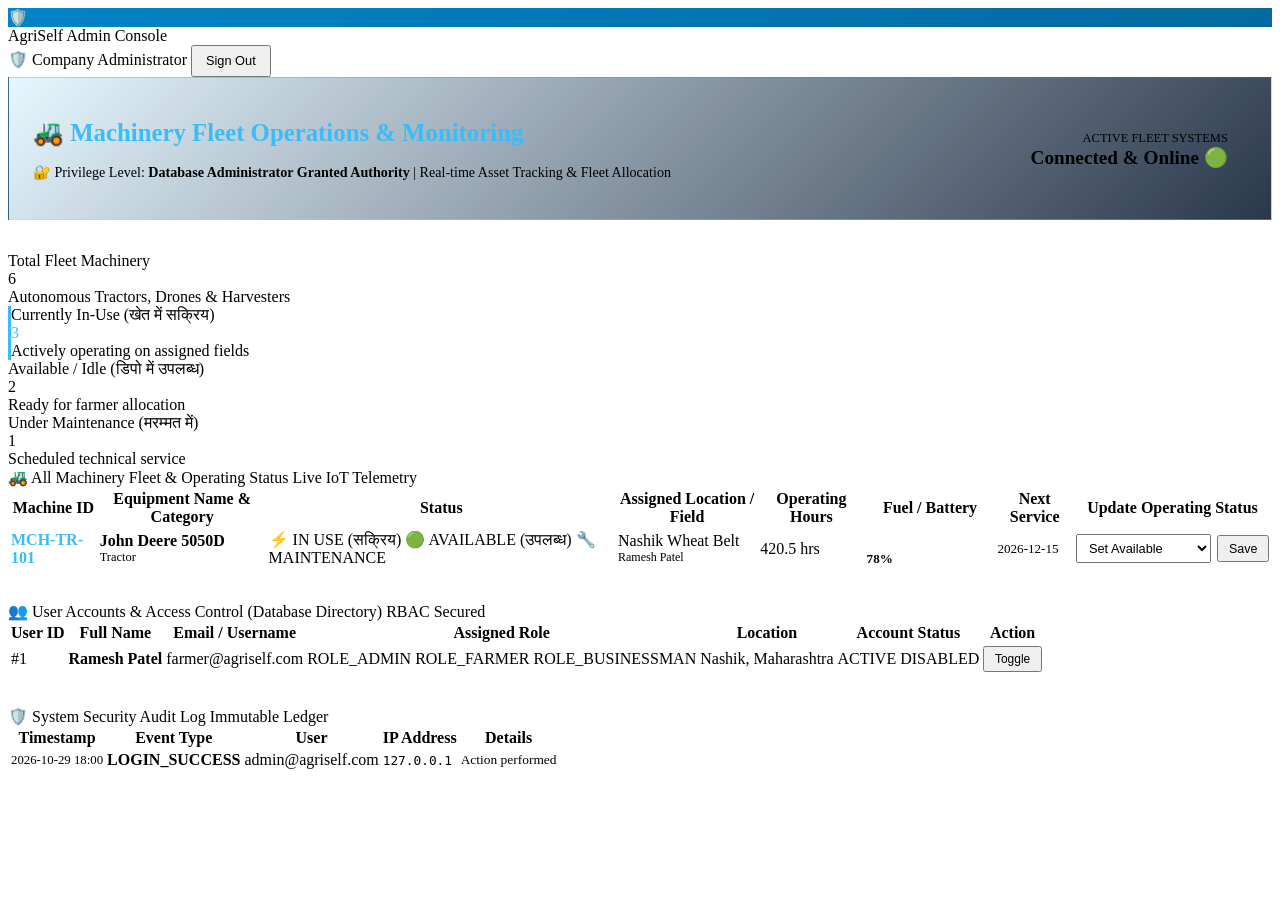
<file: agriself-backend/src/main/resources/templates/admin/dashboard.html>
<!DOCTYPE html>
<html lang="en" xmlns:th="http://www.thymeleaf.org">
<head>
    <meta charset="UTF-8">
    <meta name="viewport" content="width=device-width, initial-scale=1.0">
    <title>AgriSelf | Company Fleet Machinery Monitoring & Administration</title>
    <link rel="stylesheet" th:href="@{/css/agriself.css}">
    <link rel="preconnect" href="https://fonts.googleapis.com">
    <link rel="preconnect" href="https://fonts.gstatic.com" crossorigin>
    <link href="https://fonts.googleapis.com/css2?family=Inter:wght@400;500;600;700&display=swap" rel="stylesheet">
    <style>
        .battery-bar {
            width: 100px;
            height: 8px;
            background: rgba(255,255,255,0.1);
            border-radius: 4px;
            overflow: hidden;
            display: inline-block;
            vertical-align: middle;
            margin-right: 6px;
        }
        .battery-fill {
            height: 100%;
            border-radius: 4px;
        }
        .admin-security-banner {
            background: linear-gradient(135deg, rgba(56, 189, 248, 0.12) 0%, rgba(19, 34, 56, 0.9) 100%);
            border: 1px solid rgba(56, 189, 248, 0.3);
            border-radius: var(--radius-md);
            padding: 1.5rem;
            margin-bottom: 2rem;
            display: flex;
            justify-content: space-between;
            align-items: center;
            flex-wrap: wrap;
            gap: 1rem;
        }
    </style>
</head>
<body>

<!-- Navbar -->
<nav class="navbar">
    <a th:href="@{/admin/dashboard}" class="brand-container">
        <div class="brand-logo" style="background: linear-gradient(135deg, #0284c7 0%, #0369a1 100%);">🛡️</div>
        <div class="brand-name">Agri<span>Self</span> Admin Console</div>
    </a>
    <div class="nav-actions">
        <span class="role-badge badge-admin">🛡️ Company Administrator</span>
        <span th:text="${adminUser != null ? adminUser.fullName : 'System Administrator'}" style="font-size: 0.9rem; font-weight: 600;"></span>
        <form th:action="@{/logout}" method="post" style="display: inline;">
            <input type="hidden" th:name="${_csrf.parameterName}" th:value="${_csrf.token}" />
            <button type="submit" class="btn btn-outline" style="padding: 0.4rem 0.8rem; font-size: 0.8rem;">Sign Out</button>
        </form>
    </div>
</nav>

<div class="container">

    <!-- Flash Messages -->
    <div th:if="${successMessage}" class="alert alert-success" th:text="${successMessage}"></div>
    <div th:if="${errorMessage}" class="alert alert-danger" th:text="${errorMessage}"></div>

    <!-- Security Privileges Banner -->
    <div class="admin-security-banner">
        <div>
            <h1 style="font-size: 1.55rem; font-weight: 700; color: #38bdf8;">
                🚜 Machinery Fleet Operations & Monitoring
            </h1>
            <p style="color: var(--text-secondary); margin-top: 0.3rem; font-size: 0.88rem;">
                🔐 Privilege Level: <strong>Database Administrator Granted Authority</strong> | Real-time Asset Tracking & Fleet Allocation
            </p>
        </div>
        <div style="background: var(--bg-surface-elevated); padding: 0.6rem 1.2rem; border-radius: var(--radius-sm); border: 1px solid var(--border-subtle); text-align: right;">
            <span style="font-size: 0.78rem; color: var(--text-muted); text-transform: uppercase;">Active Fleet Systems</span>
            <div style="font-size: 1.2rem; font-weight: 700; color: var(--brand-emerald);">Connected & Online 🟢</div>
        </div>
    </div>

    <!-- Metric Cards: Fleet Overview -->
    <div class="metric-grid">
        <div class="metric-card">
            <span class="metric-label">Total Fleet Machinery</span>
            <div class="metric-value" th:text="${totalCount}">6</div>
            <span class="metric-sub">Autonomous Tractors, Drones & Harvesters</span>
        </div>

        <div class="metric-card" style="border-left: 3px solid #38bdf8;">
            <span class="metric-label">Currently In-Use (खेत में सक्रिय)</span>
            <div class="metric-value" style="color: #38bdf8;" th:text="${inUseCount}">3</div>
            <span class="metric-sub">Actively operating on assigned fields</span>
        </div>

        <div class="metric-card" style="border-left: 3px solid var(--brand-emerald);">
            <span class="metric-label">Available / Idle (डिपो में उपलब्ध)</span>
            <div class="metric-value" style="color: var(--brand-emerald);" th:text="${availableCount}">2</div>
            <span class="metric-sub">Ready for farmer allocation</span>
        </div>

        <div class="metric-card" style="border-left: 3px solid var(--accent-crimson);">
            <span class="metric-label">Under Maintenance (मरम्मत में)</span>
            <div class="metric-value" style="color: var(--accent-crimson);" th:text="${maintenanceCount}">1</div>
            <span class="metric-sub">Scheduled technical service</span>
        </div>
    </div>

    <!-- Section 1: Machinery Monitoring Table -->
    <div class="card">
        <div class="card-title">
            <span>🚜 All Machinery Fleet & Operating Status</span>
            <span class="status-pill status-in-use">Live IoT Telemetry</span>
        </div>

        <div class="table-responsive">
            <table class="custom-table">
                <thead>
                    <tr>
                        <th>Machine ID</th>
                        <th>Equipment Name & Category</th>
                        <th>Status</th>
                        <th>Assigned Location / Field</th>
                        <th>Operating Hours</th>
                        <th>Fuel / Battery</th>
                        <th>Next Service</th>
                        <th>Update Operating Status</th>
                    </tr>
                </thead>
                <tbody>
                    <tr th:each="m : ${machineries}">
                        <td><strong style="color: #38bdf8;" th:text="${m.equipmentCode}">MCH-TR-101</strong></td>
                        <td>
                            <strong th:text="${m.name}">John Deere 5050D</strong>
                            <div style="font-size: 0.78rem; color: var(--text-muted);" th:text="${m.category}">Tractor</div>
                        </td>
                        <td>
                            <span th:if="${m.status.name() == 'IN_USE'}" class="status-pill status-in-use">
                                ⚡ IN USE (सक्रिय)
                            </span>
                            <span th:if="${m.status.name() == 'AVAILABLE'}" class="status-pill status-available">
                                🟢 AVAILABLE (उपलब्ध)
                            </span>
                            <span th:if="${m.status.name() == 'UNDER_MAINTENANCE'}" class="status-pill status-maintenance">
                                🔧 MAINTENANCE
                            </span>
                        </td>
                        <td>
                            <span th:text="${m.assignedLocation}">Nashik Wheat Belt</span>
                            <div style="font-size: 0.75rem; color: var(--text-muted);" th:text="'User: ' + ${m.assignedToUser}">Ramesh Patel</div>
                        </td>
                        <td th:text="${m.operatingHours} + ' hrs'">420.5 hrs</td>
                        <td>
                            <div class="battery-bar">
                                <div class="battery-fill" 
                                     th:style="'width: ' + ${m.fuelOrBatteryPercent} + '%; background: ' + (${m.fuelOrBatteryPercent > 50} ? '#10b981' : (${m.fuelOrBatteryPercent > 20} ? '#f59e0b' : '#ef4444')) + ';'">
                                </div>
                            </div>
                            <span style="font-size: 0.82rem; font-weight: 600;" th:text="${m.fuelOrBatteryPercent} + '%'">78%</span>
                        </td>
                        <td style="font-size: 0.82rem; color: var(--text-secondary);" th:text="${m.nextServiceDate}">2026-12-15</td>
                        <td>
                            <!-- Status Update Form with CSRF -->
                            <form th:action="@{'/admin/machinery/' + ${m.id} + '/status'}" method="post" style="display: flex; gap: 0.4rem; align-items: center;">
                                <input type="hidden" th:name="${_csrf.parameterName}" th:value="${_csrf.token}" />
                                <select name="newStatus" class="form-select" style="padding: 0.3rem 0.5rem; font-size: 0.8rem; width: auto;">
                                    <option value="AVAILABLE" th:selected="${m.status.name() == 'AVAILABLE'}">Set Available</option>
                                    <option value="IN_USE" th:selected="${m.status.name() == 'IN_USE'}">Set In-Use</option>
                                    <option value="UNDER_MAINTENANCE" th:selected="${m.status.name() == 'UNDER_MAINTENANCE'}">Set Maintenance</option>
                                </select>
                                <button type="submit" class="btn btn-outline" style="padding: 0.3rem 0.6rem; font-size: 0.78rem;">
                                    Save
                                </button>
                            </form>
                        </td>
                    </tr>
                </tbody>
            </table>
        </div>
    </div>

    <!-- Section 2: User Access & Role Directory -->
    <div class="card" style="margin-top: 2rem;">
        <div class="card-title">
            <span>👥 User Accounts & Access Control (Database Directory)</span>
            <span class="status-pill status-available">RBAC Secured</span>
        </div>
        <div class="table-responsive">
            <table class="custom-table">
                <thead>
                    <tr>
                        <th>User ID</th>
                        <th>Full Name</th>
                        <th>Email / Username</th>
                        <th>Assigned Role</th>
                        <th>Location</th>
                        <th>Account Status</th>
                        <th>Action</th>
                    </tr>
                </thead>
                <tbody>
                    <tr th:each="u : ${users}">
                        <td th:text="'#' + ${u.id}">#1</td>
                        <td><strong th:text="${u.fullName}">Ramesh Patel</strong></td>
                        <td th:text="${u.email}">farmer@agriself.com</td>
                        <td>
                            <span th:if="${u.role.name() == 'ROLE_ADMIN'}" class="status-pill status-in-use">ROLE_ADMIN</span>
                            <span th:if="${u.role.name() == 'ROLE_FARMER'}" class="status-pill status-available">ROLE_FARMER</span>
                            <span th:if="${u.role.name() == 'ROLE_BUSINESSMAN'}" class="status-pill" style="border: 1px solid var(--accent-gold); color: var(--accent-gold); background: var(--accent-gold-subtle);">ROLE_BUSINESSMAN</span>
                        </td>
                        <td th:text="${u.location}">Nashik, Maharashtra</td>
                        <td>
                            <span th:if="${u.enabled}" class="status-pill status-available">ACTIVE</span>
                            <span th:unless="${u.enabled}" class="status-pill status-maintenance">DISABLED</span>
                        </td>
                        <td>
                            <form th:action="@{'/admin/users/' + ${u.id} + '/toggle-status'}" method="post" style="display: inline;">
                                <input type="hidden" th:name="${_csrf.parameterName}" th:value="${_csrf.token}" />
                                <button type="submit" class="btn btn-outline" style="padding: 0.25rem 0.6rem; font-size: 0.75rem;"
                                        th:disabled="${u.email == adminUser.email}"
                                        th:text="${u.enabled ? 'Disable' : 'Enable'}">
                                    Toggle
                                </button>
                            </form>
                        </td>
                    </tr>
                </tbody>
            </table>
        </div>
    </div>

    <!-- Section 3: Security Audit Log -->
    <div class="card" style="margin-top: 2rem;">
        <div class="card-title">
            <span>🛡️ System Security Audit Log</span>
            <span class="status-pill status-in-use">Immutable Ledger</span>
        </div>
        <div class="table-responsive">
            <table class="custom-table">
                <thead>
                    <tr>
                        <th>Timestamp</th>
                        <th>Event Type</th>
                        <th>User</th>
                        <th>IP Address</th>
                        <th>Details</th>
                    </tr>
                </thead>
                <tbody>
                    <tr th:each="log : ${auditLogs}">
                        <td style="font-size: 0.8rem; color: var(--text-muted);" th:text="${#temporals.format(log.timestamp, 'yyyy-MM-dd HH:mm:ss')}">2026-10-29 18:00</td>
                        <td>
                            <strong style="color: var(--brand-emerald);" th:text="${log.eventType}">LOGIN_SUCCESS</strong>
                        </td>
                        <td th:text="${log.username}">admin@agriself.com</td>
                        <td style="font-family: monospace; font-size: 0.8rem;" th:text="${log.ipAddress}">127.0.0.1</td>
                        <td style="font-size: 0.84rem; color: var(--text-secondary);" th:text="${log.details}">Action performed</td>
                    </tr>
                </tbody>
            </table>
        </div>
    </div>

</div>

</body>
</html>
</file>
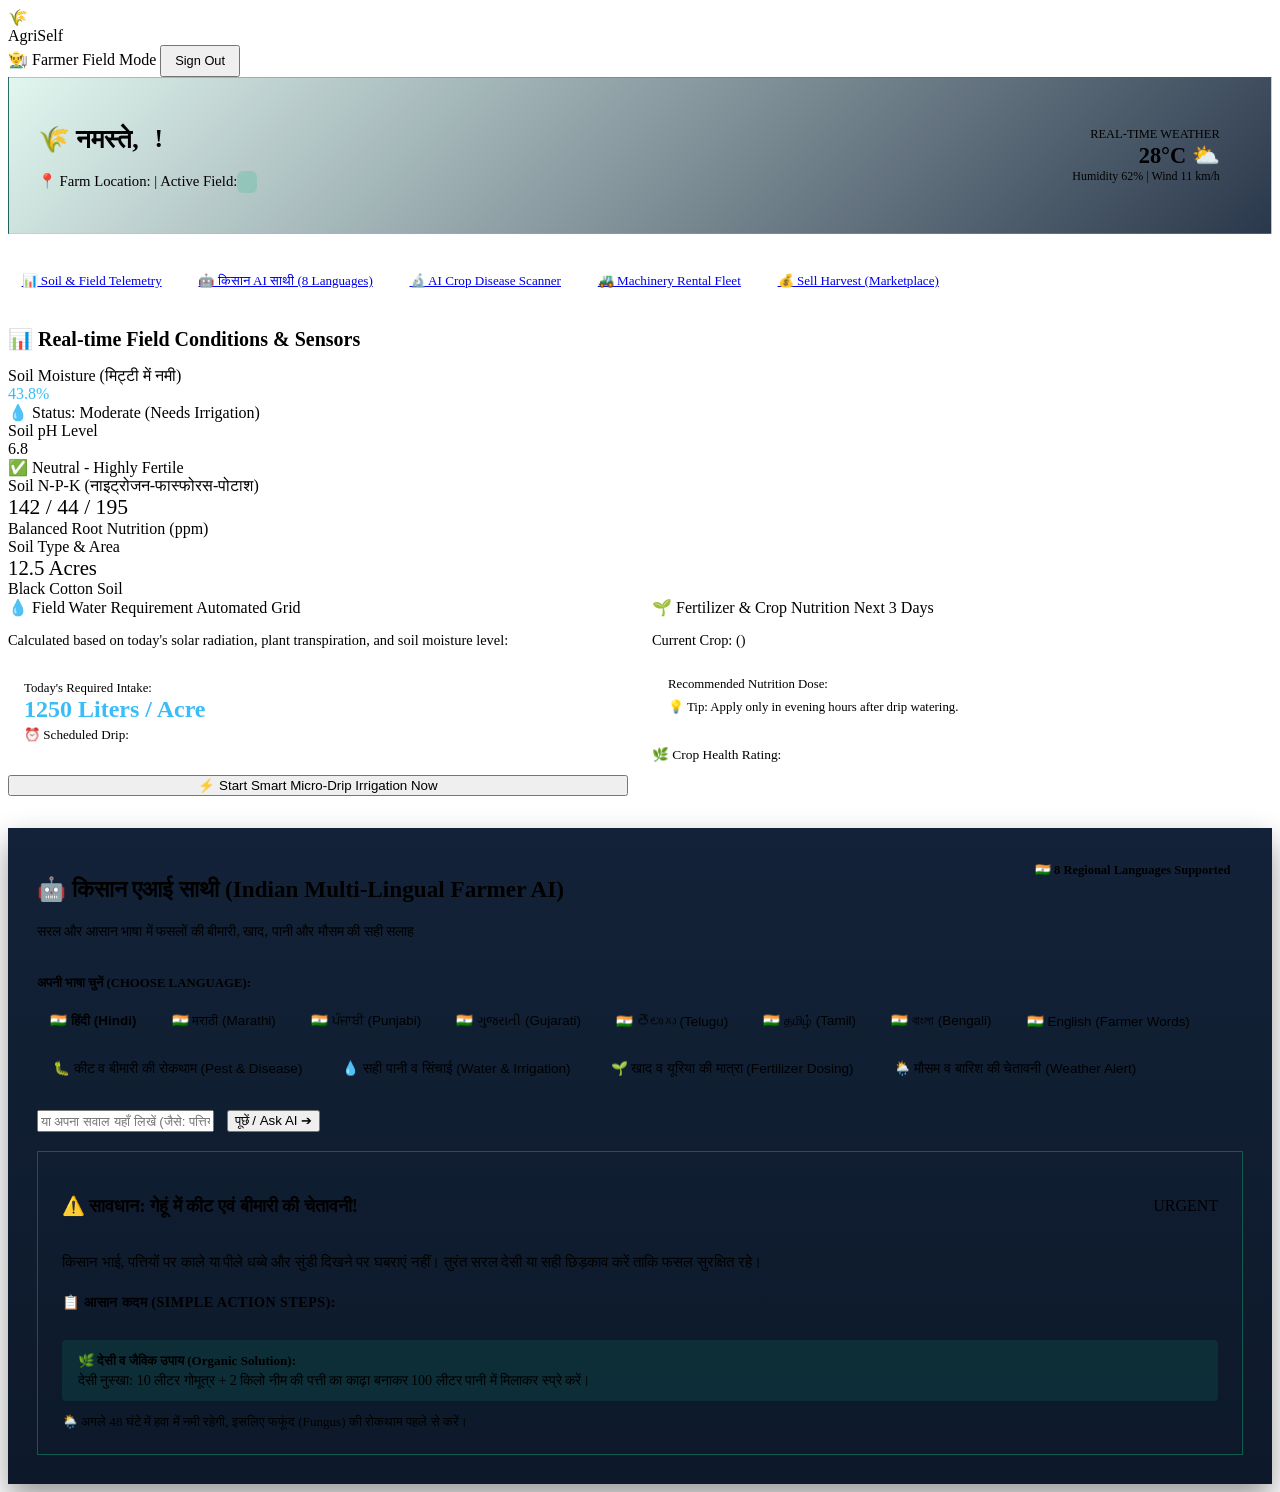
<file: agriself-backend/src/main/resources/templates/farmer/dashboard.html>
<!DOCTYPE html>
<html lang="en" xmlns:th="http://www.thymeleaf.org">

<head>
    <meta charset="UTF-8">
    <meta name="viewport" content="width=device-width, initial-scale=1.0">
    <title>AgriSelf | Farmer Field Dashboard & AI Advisory</title>
    <link rel="stylesheet" th:href="@{/css/agriself.css}">
    <link rel="preconnect" href="https://fonts.googleapis.com">
    <link rel="preconnect" href="https://fonts.gstatic.com" crossorigin>
    <link href="https://fonts.googleapis.com/css2?family=Inter:wght@400;500;600;700&display=swap" rel="stylesheet">
    <meta name="_csrf" th:content="${_csrf.token}" />
    <meta name="_csrf_header" th:content="${_csrf.headerName}" />
    <style>
        .farmer-hero {
            background: linear-gradient(135deg, rgba(16, 185, 129, 0.12) 0%, rgba(19, 34, 56, 0.9) 100%);
            border: 1px solid rgba(16, 185, 129, 0.3);
            border-radius: var(--radius-md);
            padding: 1.8rem;
            margin-bottom: 2rem;
            display: flex;
            justify-content: space-between;
            align-items: center;
            flex-wrap: wrap;
            gap: 1rem;
        }

        .ai-assistant-card {
            background: linear-gradient(180deg, #132238 0%, #0d192a 100%);
            border: 2px solid var(--border-subtle);
            border-radius: var(--radius-lg);
            padding: 1.8rem;
            box-shadow: 0 15px 30px rgba(0, 0, 0, 0.4);
            margin-top: 2rem;
        }

        .lang-pills {
            display: flex;
            flex-wrap: wrap;
            gap: 0.5rem;
            margin: 1rem 0;
        }

        .lang-btn {
            background: var(--bg-surface-elevated);
            border: 1px solid var(--border-subtle);
            color: var(--text-secondary);
            padding: 0.4rem 0.85rem;
            border-radius: 20px;
            font-size: 0.84rem;
            cursor: pointer;
            transition: all 0.2s;
        }

        .lang-btn.active,
        .lang-btn:hover {
            background: var(--brand-emerald-subtle);
            border-color: var(--brand-emerald);
            color: var(--brand-emerald);
            font-weight: 600;
        }

        .topic-pills {
            display: flex;
            gap: 0.5rem;
            margin-bottom: 1.2rem;
            overflow-x: auto;
            padding-bottom: 0.4rem;
        }

        .topic-btn {
            background: transparent;
            border: 1px solid var(--border-subtle);
            color: var(--text-secondary);
            padding: 0.5rem 1rem;
            border-radius: var(--radius-sm);
            font-size: 0.85rem;
            cursor: pointer;
            white-space: nowrap;
        }

        .topic-btn.active,
        .topic-btn:hover {
            background: var(--border-subtle);
            color: var(--text-main);
            border-color: var(--text-muted);
        }

        .advice-box {
            background: var(--bg-surface-elevated);
            border: 1px solid rgba(16, 185, 129, 0.4);
            border-radius: var(--radius-md);
            padding: 1.5rem;
            margin-top: 1rem;
        }

        .step-item {
            display: flex;
            gap: 0.8rem;
            margin-bottom: 0.8rem;
            font-size: 0.92rem;
            line-height: 1.6;
        }

        .field-badge {
            background: rgba(16, 185, 129, 0.2);
            color: var(--brand-emerald);
            padding: 0.25rem 0.6rem;
            border-radius: 6px;
            font-size: 0.8rem;
            font-weight: 600;
        }

        .modal-overlay {
            display: none;
            position: fixed;
            top: 0;
            left: 0;
            right: 0;
            bottom: 0;
            background: rgba(0, 0, 0, 0.75);
            backdrop-filter: blur(6px);
            z-index: 999;
            align-items: center;
            justify-content: center;
            padding: 1rem;
        }

        .modal-overlay.active {
            display: flex;
        }

        .modal-card {
            background: var(--bg-surface);
            border: 1px solid var(--border-subtle);
            border-radius: var(--radius-md);
            padding: 2rem;
            width: 100%;
            max-width: 520px;
            box-shadow: 0 25px 50px rgba(0, 0, 0, 0.6);
        }

        .preset-box {
            transition: all 0.2s ease;
        }

        .preset-box:hover,
        .preset-box.active {
            border-color: var(--brand-emerald) !important;
            background: var(--brand-emerald-subtle) !important;
            transform: translateY(-2px);
        }
    </style>
</head>

<body>

    <!-- Navigation -->
    <nav class="navbar">
        <a th:href="@{/farmer/dashboard}" class="brand-container">
            <div class="brand-logo">🌾</div>
            <div class="brand-name">Agri<span>Self</span></div>
        </a>
        <div class="nav-actions">
            <span class="role-badge badge-farmer">👨‍🌾 Farmer Field Mode</span>
            <span th:text="${farmer != null ? farmer.fullName : 'Ramesh Patel'}"
                style="font-size: 0.9rem; font-weight: 600;"></span>
            <form th:action="@{/logout}" method="post" style="display: inline;">
                <input type="hidden" th:name="${_csrf.parameterName}" th:value="${_csrf.token}" />
                <button type="submit" class="btn btn-outline" style="padding: 0.4rem 0.8rem; font-size: 0.8rem;">Sign
                    Out</button>
            </form>
        </div>
    </nav>

    <div class="container">

        <!-- Flash Messages -->
        <div th:if="${successMessage}" class="alert alert-success" th:text="${successMessage}"></div>
        <div th:if="${errorMessage}" class="alert alert-danger" th:text="${errorMessage}"></div>

        <!-- Farmer Hero -->
        <div class="farmer-hero">
            <div>
                <h1 style="font-size: 1.6rem; font-weight: 700; display: flex; align-items: center; gap: 0.5rem;">
                    🌾 नमस्ते, <span th:text="${farmer != null ? farmer.fullName : 'किसान भाई'}"></span>!
                </h1>
                <p style="color: var(--text-secondary); margin-top: 0.4rem; font-size: 0.92rem;">
                    📍 Farm Location: <strong style="color: var(--text-main);"
                        th:text="${farmer != null ? farmer.location : 'Nashik, Maharashtra'}"></strong>
                    | Active Field: <span class="field-badge"
                        th:text="${primaryField != null ? primaryField.fieldName : 'Plot A - Wheat Belt'}"></span>
                </p>
            </div>
            <div
                style="background: var(--bg-surface-elevated); padding: 0.8rem 1.4rem; border-radius: var(--radius-sm); border: 1px solid var(--border-subtle); text-align: right;">
                <div style="font-size: 0.78rem; color: var(--text-muted); text-transform: uppercase;">Real-time Weather
                </div>
                <div style="font-size: 1.4rem; font-weight: 700; color: var(--brand-emerald);">28°C ⛅</div>
                <div style="font-size: 0.75rem; color: var(--text-secondary);">Humidity 62% | Wind 11 km/h</div>
            </div>
        </div>

        <!-- Quick Navigation Pills -->
        <div style="display: flex; gap: 0.6rem; margin-bottom: 2rem; flex-wrap: wrap;">
            <a href="#telemetry" class="btn btn-outline" style="font-size: 0.82rem; padding: 0.4rem 0.85rem;">📊 Soil &
                Field Telemetry</a>
            <a href="#ai-advisory" class="btn btn-outline" style="font-size: 0.82rem; padding: 0.4rem 0.85rem;">🤖 किसान
                AI साथी (8 Languages)</a>
            <a href="#crop-scanner" class="btn btn-outline" style="font-size: 0.82rem; padding: 0.4rem 0.85rem;">🔬 AI
                Crop Disease Scanner</a>
            <a href="#machinery-rental" class="btn btn-outline" style="font-size: 0.82rem; padding: 0.4rem 0.85rem;">🚜
                Machinery Rental Fleet</a>
            <a href="#crop-marketplace" class="btn btn-outline" style="font-size: 0.82rem; padding: 0.4rem 0.85rem;">💰
                Sell Harvest (Marketplace)</a>
        </div>

        <!-- Section 1: Live Field Telemetry (Soil Moisture, pH, NPK, Nutrients) -->
        <h2 id="telemetry" style="font-size: 1.25rem; font-weight: 600; margin-bottom: 1rem;">📊 Real-time Field
            Conditions & Sensors</h2>
        <div class="metric-grid">
            <div class="metric-card">
                <span class="metric-label">Soil Moisture (मिट्टी में नमी)</span>
                <div class="metric-value" style="color: #38bdf8;">
                    <span id="soilMoistureVal"
                        th:text="${primaryField != null ? primaryField.currentSoilMoisture : 43.8}">43.8</span>%
                </div>
                <span class="metric-sub" id="moistureStatus">💧 Status: Moderate (Needs Irrigation)</span>
            </div>

            <div class="metric-card">
                <span class="metric-label">Soil pH Level</span>
                <div class="metric-value" style="color: var(--brand-emerald);">
                    <span th:text="${primaryField != null ? primaryField.soilPh : 6.8}">6.8</span>
                </div>
                <span class="metric-sub">✅ Neutral - Highly Fertile</span>
            </div>

            <div class="metric-card">
                <span class="metric-label">Soil N-P-K (नाइट्रोजन-फास्फोरस-पोटाश)</span>
                <div class="metric-value" style="font-size: 1.35rem; color: var(--accent-gold);">
                    <span th:text="${primaryField != null ? primaryField.nitrogenPpm : 142}">142</span> /
                    <span th:text="${primaryField != null ? primaryField.phosphorusPpm : 44}">44</span> /
                    <span th:text="${primaryField != null ? primaryField.potassiumPpm : 195}">195</span>
                </div>
                <span class="metric-sub">Balanced Root Nutrition (ppm)</span>
            </div>

            <div class="metric-card">
                <span class="metric-label">Soil Type & Area</span>
                <div class="metric-value" style="font-size: 1.3rem;">
                    <span th:text="${primaryField != null ? primaryField.sizeInAcres : 12.5}">12.5</span> Acres
                </div>
                <span class="metric-sub"
                    th:text="${primaryField != null ? primaryField.soilType : 'Black Cotton Soil'}">Black Cotton
                    Soil</span>
            </div>
        </div>

        <!-- Section 2: What is Needed for the Field (Water, Fertilizer, Tasks) -->
        <div
            style="display: grid; grid-template-columns: repeat(auto-fit, minmax(320px, 1fr)); gap: 1.5rem; margin-bottom: 2rem;">
            <!-- Water & Irrigation Requirement -->
            <div class="card">
                <div class="card-title">
                    <span>💧 Field Water Requirement</span>
                    <span class="status-pill status-available">Automated Grid</span>
                </div>
                <p style="font-size: 0.9rem; color: var(--text-secondary); margin-bottom: 1rem;">
                    Calculated based on today's solar radiation, plant transpiration, and soil moisture level:
                </p>
                <div
                    style="background: var(--bg-surface-elevated); padding: 1rem; border-radius: var(--radius-sm); margin-bottom: 1rem;">
                    <div style="font-size: 0.8rem; color: var(--text-muted);">Today's Required Intake:</div>
                    <div style="font-size: 1.5rem; font-weight: 700; color: #38bdf8;" id="waterNeeded">
                        <span
                            th:text="${primaryField != null ? primaryField.waterRequirementLiters : 1250.0}">1250</span>
                        Liters / Acre
                    </div>
                    <div style="font-size: 0.82rem; color: var(--text-secondary); margin-top: 0.3rem;">
                        ⏰ Scheduled Drip: <strong id="scheduleText"
                            th:text="${primaryField != null ? primaryField.irrigationSchedule : 'Tomorrow 06:00 AM'}"></strong>
                    </div>
                </div>
                <button type="button" class="btn btn-primary" style="width: 100%;" onclick="triggerSmartIrrigation()">
                    ⚡ Start Smart Micro-Drip Irrigation Now
                </button>
            </div>

            <!-- Fertilizer & Nutrition Checklist -->
            <div class="card">
                <div class="card-title">
                    <span>🌱 Fertilizer & Crop Nutrition</span>
                    <span class="status-pill status-in-use">Next 3 Days</span>
                </div>
                <p style="font-size: 0.9rem; color: var(--text-secondary); margin-bottom: 0.8rem;">
                    Current Crop: <strong style="color: var(--text-main);"
                        th:text="${primaryField != null ? primaryField.currentCrop : 'Sharbati Wheat'}"></strong>
                    (<span th:text="${primaryField != null ? primaryField.cropGrowthStage : 'Tillering'}"></span>)
                </p>
                <div
                    style="background: var(--bg-surface-elevated); padding: 1rem; border-radius: var(--radius-sm); margin-bottom: 1rem;">
                    <div style="font-size: 0.8rem; color: var(--text-muted);">Recommended Nutrition Dose:</div>
                    <div style="font-size: 1.05rem; font-weight: 600; color: var(--accent-gold); margin-top: 0.2rem;"
                        th:text="${primaryField != null ? primaryField.fertilizerRecommendation : 'Urea 25kg/acre + Zinc 5kg'}">
                    </div>
                    <div style="font-size: 0.8rem; color: var(--brand-emerald); margin-top: 0.4rem;">
                        💡 Tip: Apply only in evening hours after drip watering.
                    </div>
                </div>
                <div style="display: flex; gap: 0.5rem; font-size: 0.84rem; color: var(--text-secondary);">
                    <span>🌿 Crop Health Rating:</span>
                    <strong style="color: var(--brand-emerald);"
                        th:text="${primaryField != null ? primaryField.overallCropHealth : 'Optimal'}"></strong>
                </div>
            </div>
        </div>

        <!-- Section 3: AI for Farmers in Indian Languages & Simple Everyday Words -->
        <div class="ai-assistant-card">
            <div
                style="display: flex; justify-content: space-between; align-items: flex-start; flex-wrap: wrap; gap: 1rem;">
                <div>
                    <h2
                        style="font-size: 1.45rem; font-weight: 700; color: var(--brand-emerald); display: flex; align-items: center; gap: 0.5rem;">
                        🤖 किसान एआई साथी (Indian Multi-Lingual Farmer AI)
                    </h2>
                    <p style="color: var(--text-secondary); font-size: 0.88rem; margin-top: 0.3rem;">
                        सरल और आसान भाषा में फसलों की बीमारी, खाद, पानी और मौसम की सही सलाह
                    </p>
                </div>
                <div
                    style="background: var(--brand-emerald-subtle); border: 1px solid var(--brand-emerald); color: var(--brand-emerald); padding: 0.3rem 0.8rem; border-radius: 20px; font-size: 0.78rem; font-weight: 600;">
                    🇮🇳 8 Regional Languages Supported
                </div>
            </div>

            <!-- Language Selector Pills -->
            <div style="margin-top: 1.2rem;">
                <span
                    style="font-size: 0.8rem; color: var(--text-muted); font-weight: 600; text-transform: uppercase;">अपनी
                    भाषा चुनें (Choose Language):</span>
                <div class="lang-pills">
                    <button type="button" class="lang-btn active" onclick="setLanguage('hi', this)">🇮🇳 हिंदी
                        (Hindi)</button>
                    <button type="button" class="lang-btn" onclick="setLanguage('mr', this)">🇮🇳 मराठी
                        (Marathi)</button>
                    <button type="button" class="lang-btn" onclick="setLanguage('pa', this)">🇮🇳 ਪੰਜਾਬੀ
                        (Punjabi)</button>
                    <button type="button" class="lang-btn" onclick="setLanguage('gu', this)">🇮🇳 ગુજરાતી
                        (Gujarati)</button>
                    <button type="button" class="lang-btn" onclick="setLanguage('te', this)">🇮🇳 తెలుగు
                        (Telugu)</button>
                    <button type="button" class="lang-btn" onclick="setLanguage('ta', this)">🇮🇳 தமிழ் (Tamil)</button>
                    <button type="button" class="lang-btn" onclick="setLanguage('bn', this)">🇮🇳 বাংলা
                        (Bengali)</button>
                    <button type="button" class="lang-btn" onclick="setLanguage('en', this)">🇮🇳 English (Farmer
                        Words)</button>
                </div>
            </div>

            <!-- Topic Buttons -->
            <div class="topic-pills">
                <button type="button" class="topic-btn active" onclick="setTopic('PEST', this)">🐛 कीट व बीमारी की
                    रोकथाम (Pest & Disease)</button>
                <button type="button" class="topic-btn" onclick="setTopic('WATER', this)">💧 सही पानी व सिंचाई (Water &
                    Irrigation)</button>
                <button type="button" class="topic-btn" onclick="setTopic('FERTILIZER', this)">🌱 खाद व यूरिया की मात्रा
                    (Fertilizer Dosing)</button>
                <button type="button" class="topic-btn" onclick="setTopic('WEATHER', this)">🌦️ मौसम व बारिश की चेतावनी
                    (Weather Alert)</button>
            </div>

            <!-- Custom Question Box -->
            <div style="display: flex; gap: 0.8rem; margin-bottom: 1.2rem;">
                <input type="text" id="farmerQuestionInput" class="form-input"
                    placeholder="या अपना सवाल यहाँ लिखें (जैसे: पत्तियों पर पीलापन आ रहा है क्या करूँ?)..." />
                <button type="button" class="btn btn-primary" onclick="askCustomQuestion()"
                    style="white-space: nowrap;">
                    पूछें / Ask AI ➔
                </button>
            </div>

            <!-- Response Display Card -->
            <div class="advice-box" id="adviceContainer">
                <div style="display: flex; justify-content: space-between; align-items: center; margin-bottom: 0.8rem;">
                    <h3 id="adviceTitle" style="font-size: 1.15rem; font-weight: 700; color: var(--text-main);"
                        th:text="${initialAdvice.warningTitle}">
                        ⚠️ सावधान: गेहूं में कीट एवं बीमारी की चेतावनी!
                    </h3>
                    <span id="adviceBadge" class="status-pill status-maintenance"
                        th:text="${initialAdvice.warningBadge}">URGENT</span>
                </div>

                <p id="adviceBody"
                    style="font-size: 0.95rem; color: var(--text-secondary); margin-bottom: 1.2rem; line-height: 1.6;"
                    th:text="${initialAdvice.advice}">
                    किसान भाई, पत्तियों पर काले या पीले धब्बे और सुंडी दिखने पर घबराएं नहीं। तुरंत सरल देसी या सही
                    छिड़काव करें ताकि फसल सुरक्षित रहे।
                </p>

                <h4
                    style="font-size: 0.88rem; text-transform: uppercase; color: var(--brand-emerald); margin-bottom: 0.6rem; letter-spacing: 0.5px;">
                    📋 आसान कदम (Simple Action Steps):
                </h4>
                <div id="actionStepsList">
                    <div class="step-item" th:each="step : ${initialAdvice.simpleActionSteps}">
                        <span th:text="${step}"></span>
                    </div>
                </div>

                <div
                    style="margin-top: 1.2rem; padding: 0.8rem 1rem; background: rgba(6, 218, 147, 0.1); border-left: 3px solid var(--brand-emerald); border-radius: 4px;">
                    <div style="font-size: 0.82rem; font-weight: 600; color: var(--brand-emerald);">🌿 देसी व जैविक उपाय
                        (Organic Solution):</div>
                    <div id="organicSolution" style="font-size: 0.88rem; color: var(--text-main); margin-top: 0.2rem;"
                        th:text="${initialAdvice.organicSolution}">
                        देसी नुस्खा: 10 लीटर गोमूत्र + 2 किलो नीम की पत्ती का काढ़ा बनाकर 100 लीटर पानी में मिलाकर
                        स्प्रे करें।
                    </div>
                </div>

                <div style="margin-top: 0.8rem; font-size: 0.82rem; color: var(--accent-gold);" id="weatherNote"
                    th:text="${initialAdvice.weatherNote}">
                    🌦️ अगले 48 घंटे में हवा में नमी रहेगी, इसलिए फफूंद (Fungus) की रोकथाम पहले से करें।
                </div>
            </div>
        </div>
    </div>

    <script>
        let currentLanguage = 'hi';
        let currentTopic = 'PEST';
        const fieldId = /*[[${primaryField != null ? primaryField.id : 1}]]*/ 1;

        function setLanguage(lang, btn) {
            currentLanguage = lang;
            document.querySelectorAll('.lang-pills .lang-btn').forEach(b => b.classList.remove('active'));
            btn.classList.add('active');
            fetchAdvice();
        }

        function setTopic(topic, btn) {
            currentTopic = topic;
            document.querySelectorAll('.topic-pills .topic-btn').forEach(b => b.classList.remove('active'));
            btn.classList.add('active');
            fetchAdvice();
        }

        function askCustomQuestion() {
            const question = document.getElementById('farmerQuestionInput').value;
            if (!question || question.trim() === '') return;
            fetchAdvice(question);
        }

        function fetchAdvice(questionText = null) {
            const csrfToken = document.querySelector('meta[name="_csrf"]').getAttribute('content');
            const csrfHeader = document.querySelector('meta[name="_csrf_header"]').getAttribute('content');

            const payload = {
                language: currentLanguage,
                topic: currentTopic,
                cropName: "गेहूं / फसल",
                question: questionText || ""
            };

            fetch('/farmer/api/ai-advice', {
                method: 'POST',
                headers: {
                    'Content-Type': 'application/json',
                    [csrfHeader]: csrfToken
                },
                body: JSON.stringify(payload)
            })
                .then(response => response.json())
                .then(data => {
                    renderAdvice(data);
                })
                .catch(err => {
                    console.error("AI Advice fetch error:", err);
                });
        }

        function renderAdvice(data) {
            document.getElementById('adviceTitle').innerText = data.warningTitle || "कृषि सलाह";
            document.getElementById('adviceBadge').innerText = data.warningBadge || "ADVISORY";
            document.getElementById('adviceBody').innerText = data.advice || "";
            document.getElementById('organicSolution').innerText = data.organicSolution || "";
            document.getElementById('weatherNote').innerText = data.weatherNote ? "🌦️ " + data.weatherNote : "";

            const stepsContainer = document.getElementById('actionStepsList');
            stepsContainer.innerHTML = '';
            if (data.simpleActionSteps && data.simpleActionSteps.length > 0) {
                data.simpleActionSteps.forEach(step => {
                    const div = document.createElement('div');
                    div.className = 'step-item';
                    div.innerHTML = `<span>${step}</span>`;
                    stepsContainer.appendChild(div);
                });
            }
        }

        function triggerSmartIrrigation() {
            const csrfToken = document.querySelector('meta[name="_csrf"]').getAttribute('content');
            const csrfHeader = document.querySelector('meta[name="_csrf_header"]').getAttribute('content');

            fetch(`/farmer/api/toggle-irrigation/${fieldId}`, {
                method: 'POST',
                headers: {
                    [csrfHeader]: csrfToken
                }
            })
                .then(response => response.json())
                .then(updatedField => {
                    document.getElementById('soilMoistureVal').innerText = updatedField.currentSoilMoisture.toFixed(1);
                    document.getElementById('waterNeeded').innerHTML = `${updatedField.waterRequirementLiters.toFixed(0)} Liters / Acre`;
                    document.getElementById('scheduleText').innerText = updatedField.irrigationSchedule;
                    document.getElementById('moistureStatus').innerText = "💧 Status: Drip Flowing Actively (Hydrating Soil)";
                    alert("✅ Smart Micro-Drip Irrigation started! Moisture sensor telemetry updated.");
                })
                .catch(err => console.error("Irrigation trigger error:", err));
        }
    </script>

</body>

</html>
</file>
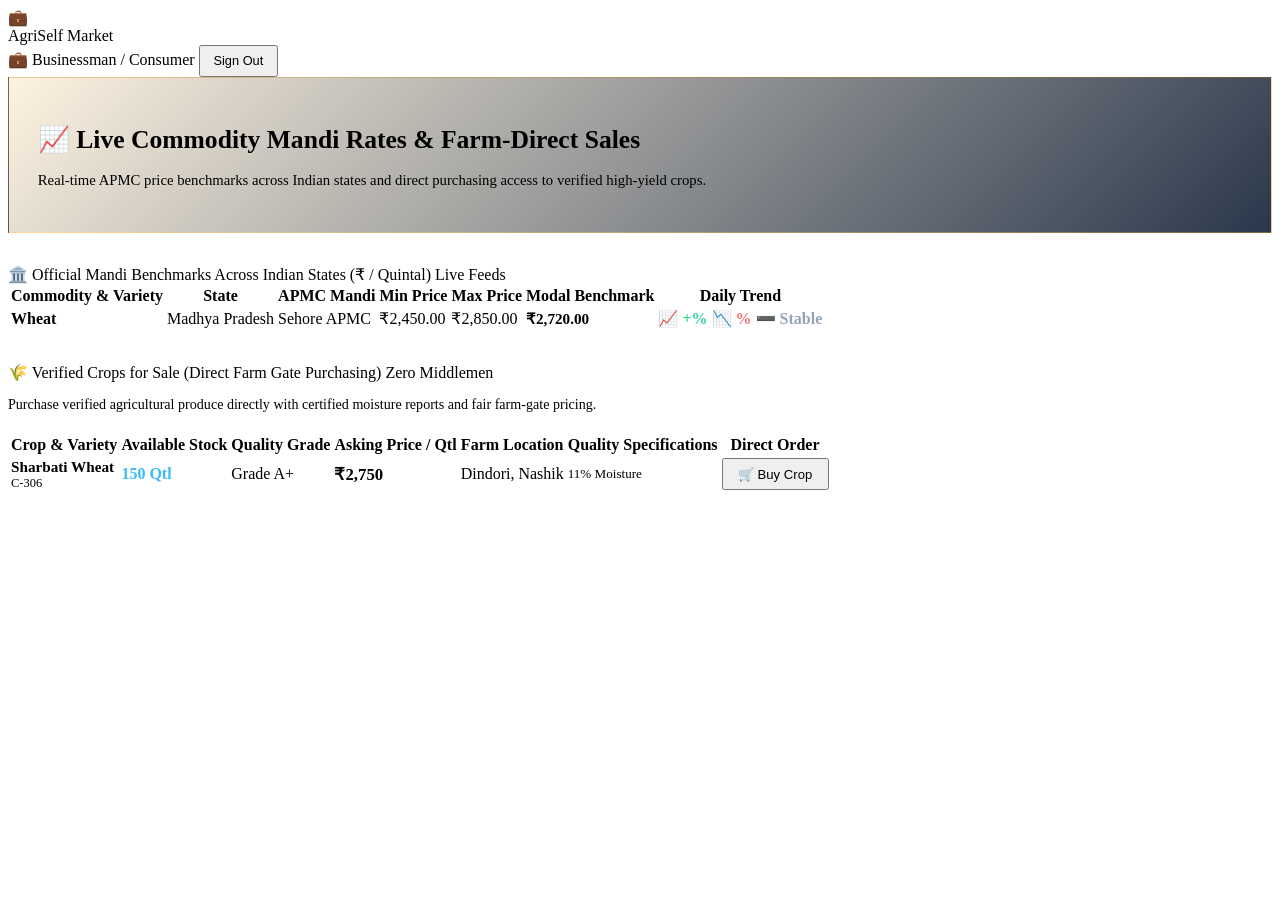
<file: agriself-backend/src/main/resources/templates/market/dashboard.html>
<!DOCTYPE html>
<html lang="en" xmlns:th="http://www.thymeleaf.org">
<head>
    <meta charset="UTF-8">
    <meta name="viewport" content="width=device-width, initial-scale=1.0">
    <title>AgriSelf | Mandi Rates & Crop Marketplace</title>
    <link rel="stylesheet" th:href="@{/css/agriself.css}">
    <link rel="preconnect" href="https://fonts.googleapis.com">
    <link rel="preconnect" href="https://fonts.gstatic.com" crossorigin>
    <link href="https://fonts.googleapis.com/css2?family=Inter:wght@400;500;600;700&display=swap" rel="stylesheet">
    <style>
        .trend-rising {
            color: #34d399;
            font-weight: 600;
        }
        .trend-falling {
            color: #f87171;
            font-weight: 600;
        }
        .trend-stable {
            color: #94a3b8;
            font-weight: 600;
        }
        /* Modal styling */
        .modal-overlay {
            display: none;
            position: fixed;
            top: 0; left: 0; right: 0; bottom: 0;
            background: rgba(0,0,0,0.7);
            backdrop-filter: blur(4px);
            z-index: 999;
            align-items: center;
            justify-content: center;
        }
        .modal-overlay.active {
            display: flex;
        }
        .modal-card {
            background: var(--bg-surface);
            border: 1px solid var(--border-subtle);
            border-radius: var(--radius-md);
            padding: 2rem;
            width: 100%;
            max-width: 480px;
            box-shadow: var(--shadow-card);
        }
    </style>
</head>
<body>

<!-- Navbar -->
<nav class="navbar">
    <a th:href="@{/market/dashboard}" class="brand-container">
        <div class="brand-logo">💼</div>
        <div class="brand-name">Agri<span>Self</span> Market</div>
    </a>
    <div class="nav-actions">
        <span class="role-badge badge-businessman">💼 Businessman / Consumer</span>
        <span th:text="${businessman != null ? businessman.fullName : 'Vikram Singhania'}" style="font-size: 0.9rem; font-weight: 600;"></span>
        <form th:action="@{/logout}" method="post" style="display: inline;">
            <input type="hidden" th:name="${_csrf.parameterName}" th:value="${_csrf.token}" />
            <button type="submit" class="btn btn-outline" style="padding: 0.4rem 0.8rem; font-size: 0.8rem;">Sign Out</button>
        </form>
    </div>
</nav>

<div class="container">

    <!-- Flash message alerts -->
    <div th:if="${successMessage}" class="alert alert-success" th:text="${successMessage}"></div>
    <div th:if="${errorMessage}" class="alert alert-danger" th:text="${errorMessage}"></div>

    <!-- Hero Header -->
    <div style="background: linear-gradient(135deg, rgba(245, 158, 11, 0.12) 0%, rgba(19, 34, 56, 0.9) 100%); border: 1px solid rgba(245, 158, 11, 0.3); border-radius: var(--radius-md); padding: 1.8rem; margin-bottom: 2rem;">
        <h1 style="font-size: 1.6rem; font-weight: 700;">
            📈 Live Commodity Mandi Rates & Farm-Direct Sales
        </h1>
        <p style="color: var(--text-secondary); margin-top: 0.4rem; font-size: 0.92rem;">
            Real-time APMC price benchmarks across Indian states and direct purchasing access to verified high-yield crops.
        </p>
    </div>

    <!-- Section 1: Live Mandi Rates Across India -->
    <div class="card">
        <div class="card-title">
            <span>🏛️ Official Mandi Benchmarks Across Indian States (₹ / Quintal)</span>
            <span class="status-pill status-available">Live Feeds</span>
        </div>
        <div class="table-responsive">
            <table class="custom-table">
                <thead>
                    <tr>
                        <th>Commodity & Variety</th>
                        <th>State</th>
                        <th>APMC Mandi</th>
                        <th>Min Price</th>
                        <th>Max Price</th>
                        <th>Modal Benchmark</th>
                        <th>Daily Trend</th>
                    </tr>
                </thead>
                <tbody>
                    <tr th:each="price : ${mandiPrices}">
                        <td><strong th:text="${price.commodity}">Wheat</strong></td>
                        <td th:text="${price.state}">Madhya Pradesh</td>
                        <td th:text="${price.mandiName}">Sehore APMC</td>
                        <td th:text="'₹' + ${#numbers.formatDecimal(price.minPricePerQuintal, 1, 2)}">₹2,450.00</td>
                        <td th:text="'₹' + ${#numbers.formatDecimal(price.maxPricePerQuintal, 1, 2)}">₹2,850.00</td>
                        <td>
                            <strong style="color: var(--brand-emerald); font-size: 0.95rem;" th:text="'₹' + ${#numbers.formatDecimal(price.modalPricePerQuintal, 1, 2)}">₹2,720.00</strong>
                        </td>
                        <td>
                            <span th:if="${price.priceTrend == 'RISING'}" class="trend-rising">
                                📈 +<span th:text="${price.percentageChange}"></span>%
                            </span>
                            <span th:if="${price.priceTrend == 'FALLING'}" class="trend-falling">
                                📉 <span th:text="${price.percentageChange}"></span>%
                            </span>
                            <span th:if="${price.priceTrend == 'STABLE'}" class="trend-stable">
                                ➖ Stable
                            </span>
                        </td>
                    </tr>
                </tbody>
            </table>
        </div>
    </div>

    <!-- Section 2: Crops on Sale Directly from Farmers (Quantity, Grade, Price, Direct Buy) -->
    <div class="card" style="margin-top: 2rem;">
        <div class="card-title">
            <span>🌾 Verified Crops for Sale (Direct Farm Gate Purchasing)</span>
            <span class="status-pill status-in-use">Zero Middlemen</span>
        </div>
        <p style="font-size: 0.88rem; color: var(--text-secondary); margin-bottom: 1.2rem;">
            Purchase verified agricultural produce directly with certified moisture reports and fair farm-gate pricing.
        </p>

        <div class="table-responsive">
            <table class="custom-table">
                <thead>
                    <tr>
                        <th>Crop & Variety</th>
                        <th>Available Stock</th>
                        <th>Quality Grade</th>
                        <th>Asking Price / Qtl</th>
                        <th>Farm Location</th>
                        <th>Quality Specifications</th>
                        <th>Direct Order</th>
                    </tr>
                </thead>
                <tbody>
                    <tr th:each="listing : ${cropListings}">
                        <td>
                            <strong style="font-size: 0.95rem;" th:text="${listing.cropName}">Sharbati Wheat</strong>
                            <div style="font-size: 0.78rem; color: var(--text-muted);" th:text="${listing.variety}">C-306</div>
                        </td>
                        <td>
                            <strong style="color: #38bdf8;" th:text="${listing.quantityQuintals} + ' Qtl'">150 Qtl</strong>
                        </td>
                        <td>
                            <span class="status-pill status-available" th:text="${listing.qualityGrade}">Grade A+</span>
                        </td>
                        <td>
                            <strong style="color: var(--accent-gold); font-size: 1.05rem;" th:text="'₹' + ${#numbers.formatDecimal(listing.pricePerQuintal, 1, 2)}">₹2,750</strong>
                        </td>
                        <td th:text="${listing.farmLocation}">Dindori, Nashik</td>
                        <td style="font-size: 0.82rem; color: var(--text-secondary);" th:text="${listing.qualityNotes}">11% Moisture</td>
                        <td>
                            <button type="button" class="btn btn-primary" style="padding: 0.4rem 0.9rem; font-size: 0.82rem;"
                                    th:data-id="${listing.id}"
                                    th:data-crop="${listing.cropName}"
                                    th:data-max="${listing.quantityQuintals}"
                                    th:data-price="${listing.pricePerQuintal}"
                                    onclick="openOrderModal(this.getAttribute('data-id'), this.getAttribute('data-crop'), this.getAttribute('data-max'), this.getAttribute('data-price'))">
                                🛒 Buy Crop
                            </button>
                        </td>
                    </tr>
                </tbody>
            </table>
        </div>
    </div>
</div>

<!-- Order Modal with CSRF -->
<div class="modal-overlay" id="orderModal">
    <div class="modal-card">
        <h3 style="font-size: 1.25rem; font-weight: 700; margin-bottom: 0.4rem;">Confirm Crop Purchase</h3>
        <p style="font-size: 0.85rem; color: var(--text-secondary); margin-bottom: 1.2rem;" id="modalCropName">Commodity: Wheat</p>

        <form th:action="@{/market/order}" method="post">
            <input type="hidden" th:name="${_csrf.parameterName}" th:value="${_csrf.token}" />
            <input type="hidden" id="modalListingId" name="listingId" />

            <div class="form-group">
                <label class="form-label" for="orderQuantity">Quantity to Purchase (in Quintals)</label>
                <input type="number" id="orderQuantity" name="orderQuantity" class="form-input" min="1" step="0.5" required oninput="calculateTotal()" />
                <span style="font-size: 0.78rem; color: var(--text-muted);" id="modalMaxNotice">Max available: 150 Qtl</span>
            </div>

            <div style="background: var(--bg-surface-elevated); padding: 1rem; border-radius: var(--radius-sm); margin-bottom: 1.2rem;">
                <div style="display: flex; justify-content: space-between; font-size: 0.85rem; margin-bottom: 0.4rem;">
                    <span style="color: var(--text-muted);">Rate per Quintal:</span>
                    <strong id="modalRateDisplay">₹2,750</strong>
                </div>
                <div style="display: flex; justify-content: space-between; font-size: 1.05rem; font-weight: 700;">
                    <span style="color: var(--text-main);">Total Order Value:</span>
                    <strong style="color: var(--brand-emerald);" id="modalTotalDisplay">₹0.00</strong>
                </div>
            </div>

            <div style="display: flex; gap: 0.8rem;">
                <button type="button" class="btn btn-outline" style="flex: 1;" onclick="closeOrderModal()">Cancel</button>
                <button type="submit" class="btn btn-primary" style="flex: 1;">Confirm Purchase ➔</button>
            </div>
        </form>
    </div>
</div>

<script>
    let currentPricePerQtl = 0;

    function openOrderModal(id, cropName, maxQty, price) {
        document.getElementById('modalListingId').value = id;
        document.getElementById('modalCropName').innerText = "Purchasing: " + cropName;
        document.getElementById('modalMaxNotice').innerText = "Max stock available: " + maxQty + " Quintals";
        document.getElementById('orderQuantity').max = maxQty;
        document.getElementById('orderQuantity').value = Math.min(10, maxQty);
        currentPricePerQtl = parseFloat(price);
        document.getElementById('modalRateDisplay').innerText = "₹" + currentPricePerQtl.toLocaleString('en-IN');
        calculateTotal();
        document.getElementById('orderModal').classList.add('active');
    }

    function closeOrderModal() {
        document.getElementById('orderModal').classList.remove('active');
    }

    function calculateTotal() {
        const qty = parseFloat(document.getElementById('orderQuantity').value) || 0;
        const total = qty * currentPricePerQtl;
        document.getElementById('modalTotalDisplay').innerText = "₹" + total.toLocaleString('en-IN', {minimumFractionDigits: 2, maximumFractionDigits: 2});
    }
</script>

</body>
</html>
</file>
